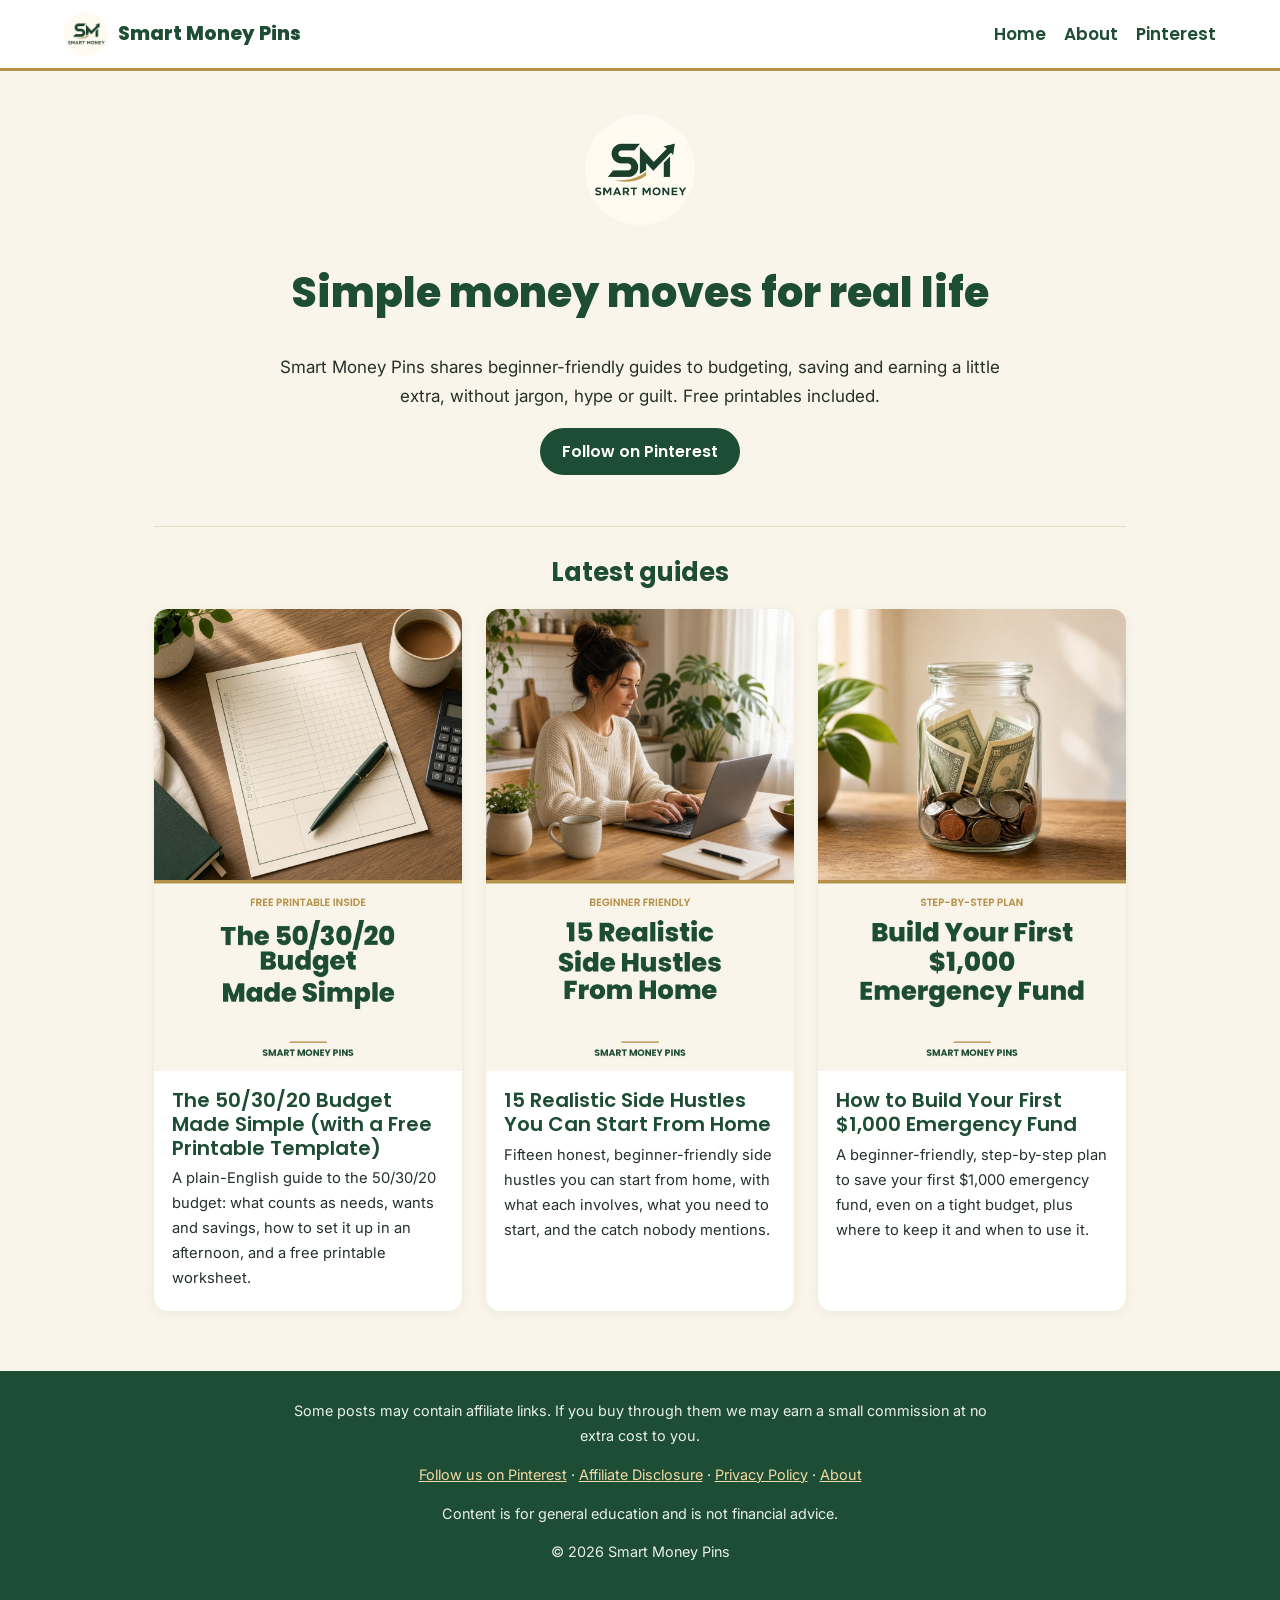
<file: index.html>
<!doctype html><html lang="en"><head><meta charset="utf-8">
<meta name="viewport" content="width=device-width,initial-scale=1">
<title>Simple Money Tips for Real Life | Smart Money Pins</title><meta name="description" content="Beginner-friendly budgeting, saving and side hustle guides with free printables.">
<link rel="canonical" href="https://morpheus1537.github.io/smartmoneypins/"><link rel="icon" href="assets/favicon.png">
<meta property="og:type" content="website"><meta property="og:site_name" content="Smart Money Pins">
<meta property="og:title" content="Simple Money Tips for Real Life"><meta property="og:description" content="Beginner-friendly budgeting, saving and side hustle guides with free printables.">
<meta property="og:url" content="https://morpheus1537.github.io/smartmoneypins/"><meta property="og:image" content="https://morpheus1537.github.io/smartmoneypins/assets/logo.jpg">
<meta name="twitter:card" content="summary_large_image"><link rel="preconnect" href="https://fonts.googleapis.com"><link rel="preconnect" href="https://fonts.gstatic.com" crossorigin><link href="https://fonts.googleapis.com/css2?family=Poppins:wght@600;700;800&family=Inter:wght@400;600&display=swap" rel="stylesheet">
<link rel="stylesheet" href="assets/style.css">
<script async defer data-pin-hover="true" data-pin-tall="true" src="https://assets.pinterest.com/js/pinit.js"></script>
</head><body><header class="site"><a class="brand" href="index.html"><img src="assets/logo.jpg" alt="Smart Money Pins logo" width="44" height="44"><span>Smart Money Pins</span></a>
<nav><a href="index.html">Home</a><a href="about.html">About</a><a href="https://www.pinterest.com/smartmoneypinsco/" target="_blank" rel="noopener">Pinterest</a></nav></header>
<main><section class="intro"><img src="assets/logo.jpg" alt="" width="110" height="110"><h1>Simple money moves for real life</h1>
<p>Smart Money Pins shares beginner-friendly guides to budgeting, saving and earning a little extra, without jargon, hype or guilt. Free printables included.</p>
<p><a class="btn" href="https://www.pinterest.com/smartmoneypinsco/" target="_blank" rel="noopener">Follow on Pinterest</a></p></section>
<h2 class="sec">Latest guides</h2><div class="grid"><a class="card" href="posts/50-30-20-budget-made-simple.html"><img src="assets/hero-50-30-20.jpg" alt="" loading="lazy" width="1000" height="1500"><div><h3>The 50/30/20 Budget Made Simple (with a Free Printable Template)</h3><p>A plain-English guide to the 50/30/20 budget: what counts as needs, wants and savings, how to set it up in an afternoon, and a free printable worksheet.</p></div></a><a class="card" href="posts/realistic-side-hustles-from-home.html"><img src="assets/hero-side-hustles.jpg" alt="" loading="lazy" width="1000" height="1500"><div><h3>15 Realistic Side Hustles You Can Start From Home</h3><p>Fifteen honest, beginner-friendly side hustles you can start from home, with what each involves, what you need to start, and the catch nobody mentions.</p></div></a><a class="card" href="posts/how-to-build-your-first-1000-emergency-fund.html"><img src="assets/hero-emergency-fund.jpg" alt="" loading="lazy" width="1000" height="1500"><div><h3>How to Build Your First $1,000 Emergency Fund</h3><p>A beginner-friendly, step-by-step plan to save your first $1,000 emergency fund, even on a tight budget, plus where to keep it and when to use it.</p></div></a></div></main>
<footer><p class="disc">Some posts may contain affiliate links. If you buy through them we may earn a small commission at no extra cost to you.</p><p><a href="https://www.pinterest.com/smartmoneypinsco/" target="_blank" rel="noopener">Follow us on Pinterest</a> · <a href="affiliate-disclosure.html">Affiliate Disclosure</a> · <a href="privacy.html">Privacy Policy</a> · <a href="about.html">About</a></p>
<p>Content is for general education and is not financial advice.</p><p>&copy; 2026 Smart Money Pins</p></footer></body></html>
</file>
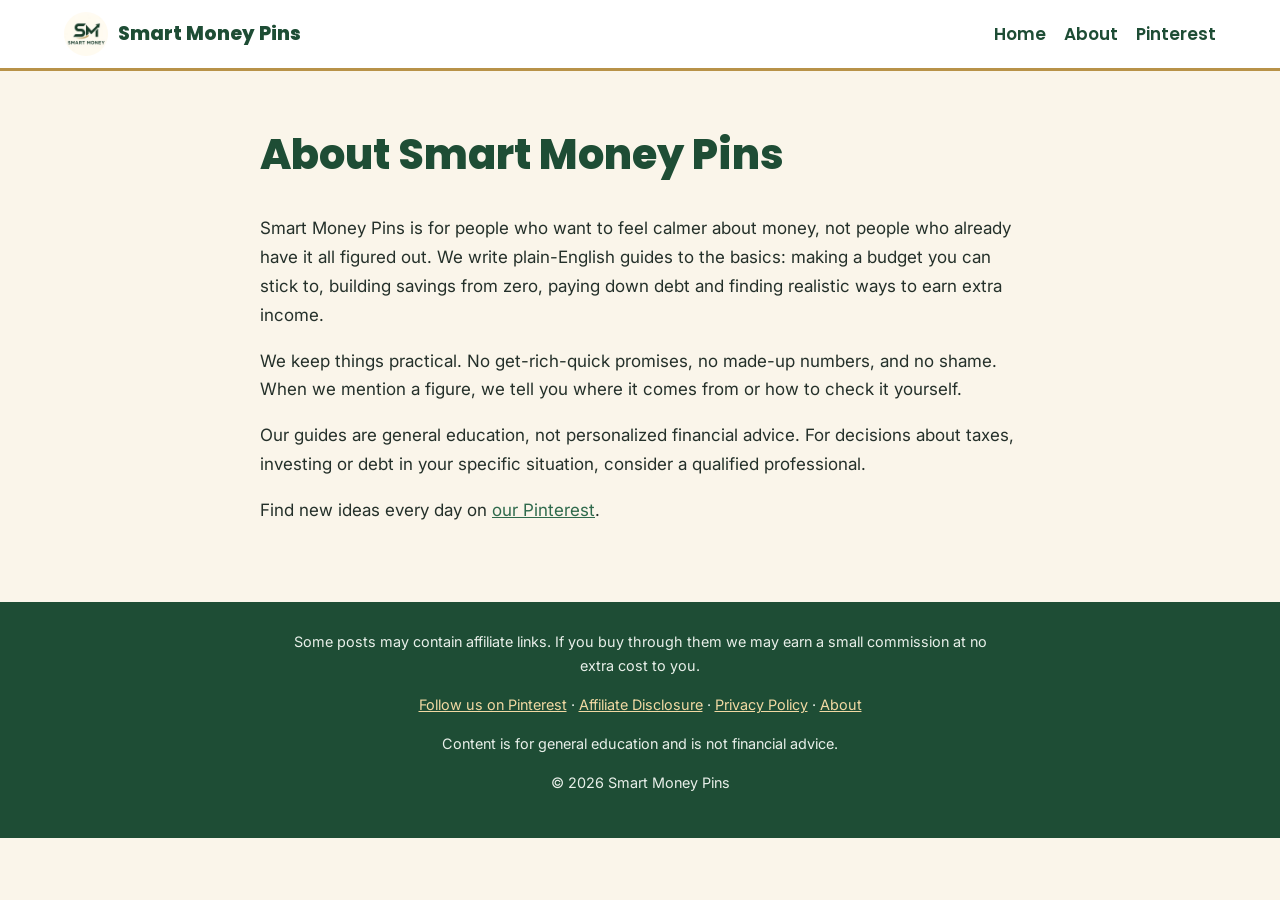
<file: about.html>
<!doctype html><html lang="en"><head><meta charset="utf-8">
<meta name="viewport" content="width=device-width,initial-scale=1">
<title>About | Smart Money Pins</title><meta name="description" content="About Smart Money Pins.">
<link rel="canonical" href="https://morpheus1537.github.io/smartmoneypins/about.html"><link rel="icon" href="assets/favicon.png">
<meta property="og:type" content="website"><meta property="og:site_name" content="Smart Money Pins">
<meta property="og:title" content="About"><meta property="og:description" content="About Smart Money Pins.">
<meta property="og:url" content="https://morpheus1537.github.io/smartmoneypins/about.html"><meta property="og:image" content="https://morpheus1537.github.io/smartmoneypins/assets/logo.jpg">
<meta name="twitter:card" content="summary_large_image"><link rel="preconnect" href="https://fonts.googleapis.com"><link rel="preconnect" href="https://fonts.gstatic.com" crossorigin><link href="https://fonts.googleapis.com/css2?family=Poppins:wght@600;700;800&family=Inter:wght@400;600&display=swap" rel="stylesheet">
<link rel="stylesheet" href="assets/style.css">
<script async defer data-pin-hover="true" data-pin-tall="true" src="https://assets.pinterest.com/js/pinit.js"></script>
</head><body><header class="site"><a class="brand" href="index.html"><img src="assets/logo.jpg" alt="Smart Money Pins logo" width="44" height="44"><span>Smart Money Pins</span></a>
<nav><a href="index.html">Home</a><a href="about.html">About</a><a href="https://www.pinterest.com/smartmoneypinsco/" target="_blank" rel="noopener">Pinterest</a></nav></header>
<main><article class="post"><h1>About Smart Money Pins</h1>
<p>Smart Money Pins is for people who want to feel calmer about money, not people who already have it all figured out. We write plain-English guides to the basics: making a budget you can stick to, building savings from zero, paying down debt and finding realistic ways to earn extra income.</p>
<p>We keep things practical. No get-rich-quick promises, no made-up numbers, and no shame. When we mention a figure, we tell you where it comes from or how to check it yourself.</p>
<p>Our guides are general education, not personalized financial advice. For decisions about taxes, investing or debt in your specific situation, consider a qualified professional.</p>
<p>Find new ideas every day on <a href="https://www.pinterest.com/smartmoneypinsco/" target="_blank" rel="noopener">our Pinterest</a>.</p></article></main>
<footer><p class="disc">Some posts may contain affiliate links. If you buy through them we may earn a small commission at no extra cost to you.</p><p><a href="https://www.pinterest.com/smartmoneypinsco/" target="_blank" rel="noopener">Follow us on Pinterest</a> · <a href="affiliate-disclosure.html">Affiliate Disclosure</a> · <a href="privacy.html">Privacy Policy</a> · <a href="about.html">About</a></p>
<p>Content is for general education and is not financial advice.</p><p>&copy; 2026 Smart Money Pins</p></footer></body></html>
</file>
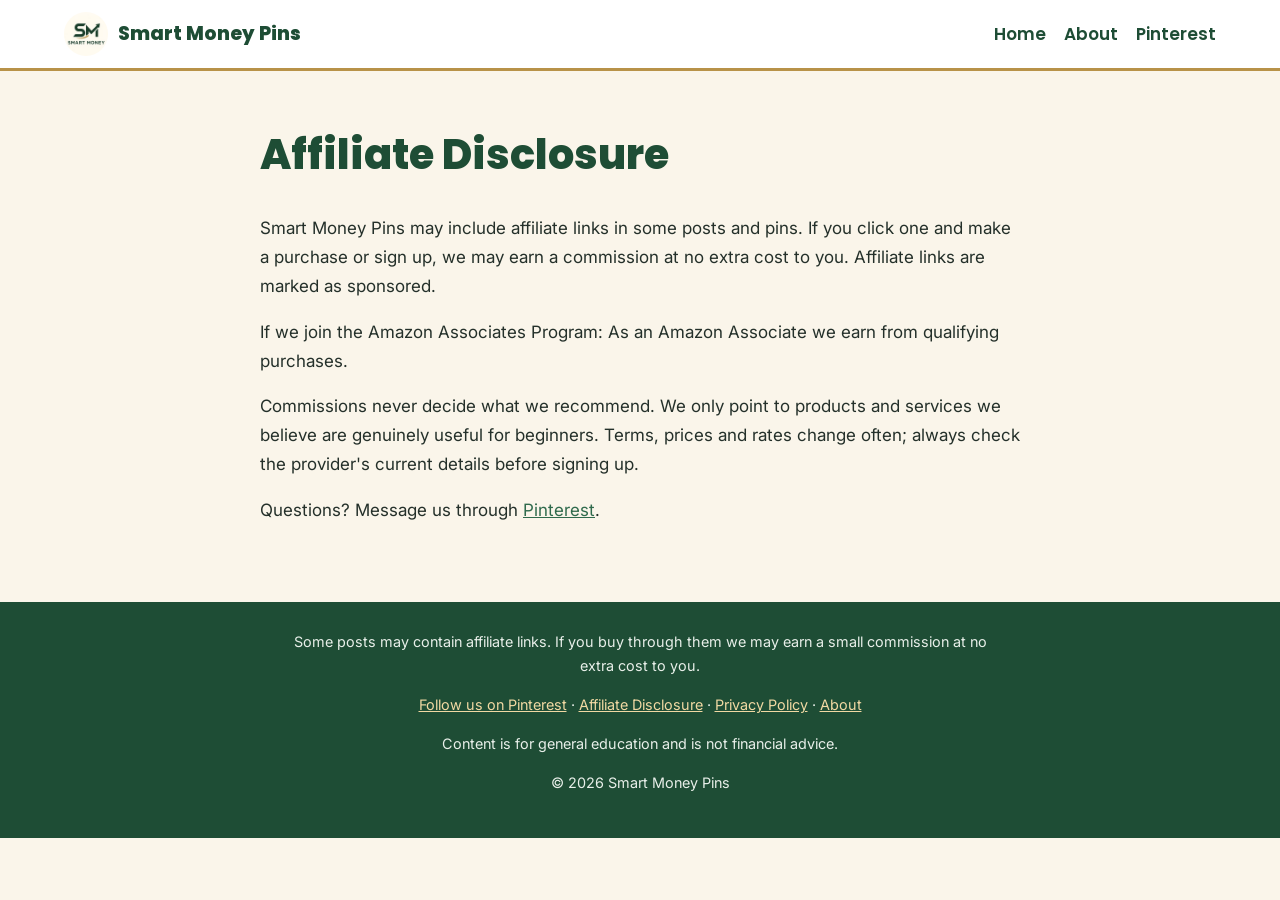
<file: affiliate-disclosure.html>
<!doctype html><html lang="en"><head><meta charset="utf-8">
<meta name="viewport" content="width=device-width,initial-scale=1">
<title>Affiliate Disclosure | Smart Money Pins</title><meta name="description" content="How Smart Money Pins earns money.">
<link rel="canonical" href="https://morpheus1537.github.io/smartmoneypins/affiliate-disclosure.html"><link rel="icon" href="assets/favicon.png">
<meta property="og:type" content="website"><meta property="og:site_name" content="Smart Money Pins">
<meta property="og:title" content="Affiliate Disclosure"><meta property="og:description" content="How Smart Money Pins earns money.">
<meta property="og:url" content="https://morpheus1537.github.io/smartmoneypins/affiliate-disclosure.html"><meta property="og:image" content="https://morpheus1537.github.io/smartmoneypins/assets/logo.jpg">
<meta name="twitter:card" content="summary_large_image"><link rel="preconnect" href="https://fonts.googleapis.com"><link rel="preconnect" href="https://fonts.gstatic.com" crossorigin><link href="https://fonts.googleapis.com/css2?family=Poppins:wght@600;700;800&family=Inter:wght@400;600&display=swap" rel="stylesheet">
<link rel="stylesheet" href="assets/style.css">
<script async defer data-pin-hover="true" data-pin-tall="true" src="https://assets.pinterest.com/js/pinit.js"></script>
</head><body><header class="site"><a class="brand" href="index.html"><img src="assets/logo.jpg" alt="Smart Money Pins logo" width="44" height="44"><span>Smart Money Pins</span></a>
<nav><a href="index.html">Home</a><a href="about.html">About</a><a href="https://www.pinterest.com/smartmoneypinsco/" target="_blank" rel="noopener">Pinterest</a></nav></header>
<main><article class="post"><h1>Affiliate Disclosure</h1>
<p>Smart Money Pins may include affiliate links in some posts and pins. If you click one and make a purchase or sign up, we may earn a commission at no extra cost to you. Affiliate links are marked as sponsored.</p>
<p>If we join the Amazon Associates Program: As an Amazon Associate we earn from qualifying purchases.</p>
<p>Commissions never decide what we recommend. We only point to products and services we believe are genuinely useful for beginners. Terms, prices and rates change often; always check the provider's current details before signing up.</p>
<p>Questions? Message us through <a href="https://www.pinterest.com/smartmoneypinsco/" target="_blank" rel="noopener">Pinterest</a>.</p></article></main>
<footer><p class="disc">Some posts may contain affiliate links. If you buy through them we may earn a small commission at no extra cost to you.</p><p><a href="https://www.pinterest.com/smartmoneypinsco/" target="_blank" rel="noopener">Follow us on Pinterest</a> · <a href="affiliate-disclosure.html">Affiliate Disclosure</a> · <a href="privacy.html">Privacy Policy</a> · <a href="about.html">About</a></p>
<p>Content is for general education and is not financial advice.</p><p>&copy; 2026 Smart Money Pins</p></footer></body></html>
</file>
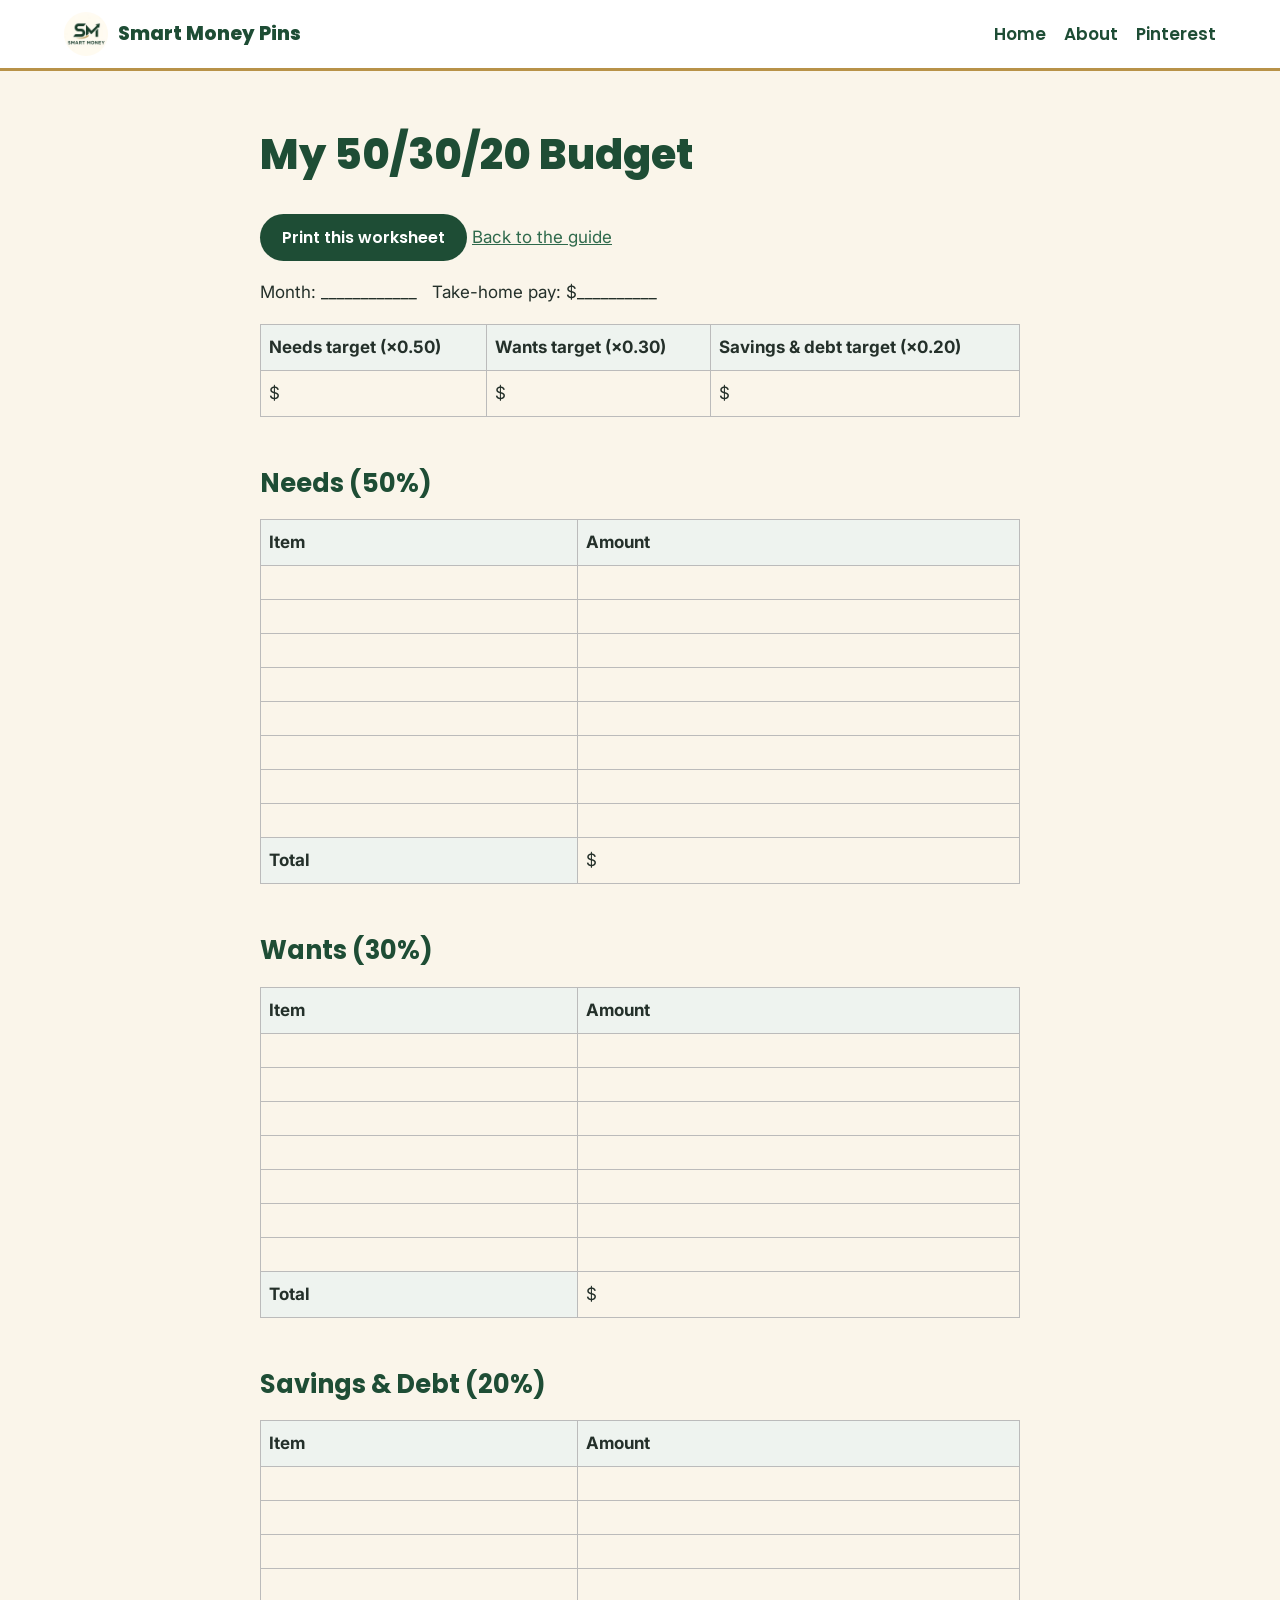
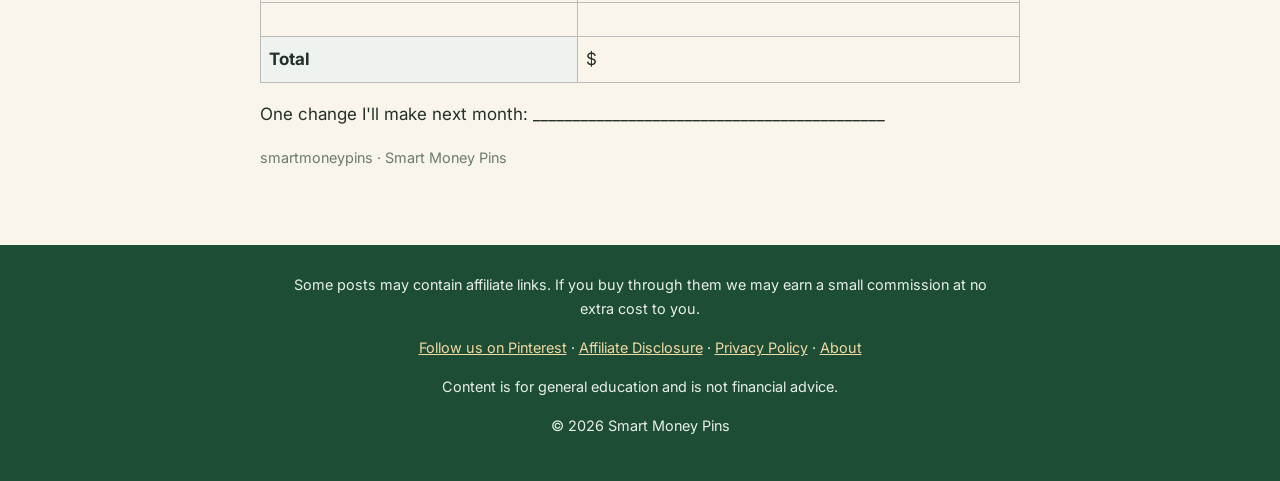
<file: printable-50-30-20.html>
<!doctype html><html lang="en"><head><meta charset="utf-8">
<meta name="viewport" content="width=device-width,initial-scale=1">
<title>Free 50/30/20 Budget Printable | Smart Money Pins</title><meta name="description" content="A free one-page 50/30/20 budget worksheet to print or fill in.">
<link rel="canonical" href="https://morpheus1537.github.io/smartmoneypins/printable-50-30-20.html"><link rel="icon" href="assets/favicon.png">
<meta property="og:type" content="website"><meta property="og:site_name" content="Smart Money Pins">
<meta property="og:title" content="Free 50/30/20 Budget Printable"><meta property="og:description" content="A free one-page 50/30/20 budget worksheet to print or fill in.">
<meta property="og:url" content="https://morpheus1537.github.io/smartmoneypins/printable-50-30-20.html"><meta property="og:image" content="https://morpheus1537.github.io/smartmoneypins/assets/logo.jpg">
<meta name="twitter:card" content="summary_large_image"><link rel="preconnect" href="https://fonts.googleapis.com"><link rel="preconnect" href="https://fonts.gstatic.com" crossorigin><link href="https://fonts.googleapis.com/css2?family=Poppins:wght@600;700;800&family=Inter:wght@400;600&display=swap" rel="stylesheet">
<link rel="stylesheet" href="assets/style.css">
<script async defer data-pin-hover="true" data-pin-tall="true" src="https://assets.pinterest.com/js/pinit.js"></script>
</head><body><header class="site"><a class="brand" href="index.html"><img src="assets/logo.jpg" alt="Smart Money Pins logo" width="44" height="44"><span>Smart Money Pins</span></a>
<nav><a href="index.html">Home</a><a href="about.html">About</a><a href="https://www.pinterest.com/smartmoneypinsco/" target="_blank" rel="noopener">Pinterest</a></nav></header>
<main><article class="post printable"><h1>My 50/30/20 Budget</h1>
<p class="noprint"><button class="btn" onclick="window.print()">Print this worksheet</button> <a href="posts/50-30-20-budget-made-simple.html">Back to the guide</a></p>
<p>Month: ____________ &nbsp; Take-home pay: $__________</p>
<table class="ws"><tr><th>Needs target (×0.50)</th><th>Wants target (×0.30)</th><th>Savings &amp; debt target (×0.20)</th></tr><tr><td>$</td><td>$</td><td>$</td></tr></table>
<h2>Needs (50%)</h2><table class="ws"><tr><th>Item</th><th>Amount</th></tr><tr><td></td><td></td></tr><tr><td></td><td></td></tr><tr><td></td><td></td></tr><tr><td></td><td></td></tr><tr><td></td><td></td></tr><tr><td></td><td></td></tr><tr><td></td><td></td></tr><tr><td></td><td></td></tr><tr><th>Total</th><td>$</td></tr></table>
<h2>Wants (30%)</h2><table class="ws"><tr><th>Item</th><th>Amount</th></tr><tr><td></td><td></td></tr><tr><td></td><td></td></tr><tr><td></td><td></td></tr><tr><td></td><td></td></tr><tr><td></td><td></td></tr><tr><td></td><td></td></tr><tr><td></td><td></td></tr><tr><th>Total</th><td>$</td></tr></table>
<h2>Savings &amp; Debt (20%)</h2><table class="ws"><tr><th>Item</th><th>Amount</th></tr><tr><td></td><td></td></tr><tr><td></td><td></td></tr><tr><td></td><td></td></tr><tr><td></td><td></td></tr><tr><td></td><td></td></tr><tr><th>Total</th><td>$</td></tr></table>
<p>One change I'll make next month: ____________________________________________</p><p class="meta">smartmoneypins · Smart Money Pins</p></article></main>
<footer><p class="disc">Some posts may contain affiliate links. If you buy through them we may earn a small commission at no extra cost to you.</p><p><a href="https://www.pinterest.com/smartmoneypinsco/" target="_blank" rel="noopener">Follow us on Pinterest</a> · <a href="affiliate-disclosure.html">Affiliate Disclosure</a> · <a href="privacy.html">Privacy Policy</a> · <a href="about.html">About</a></p>
<p>Content is for general education and is not financial advice.</p><p>&copy; 2026 Smart Money Pins</p></footer></body></html>
</file>
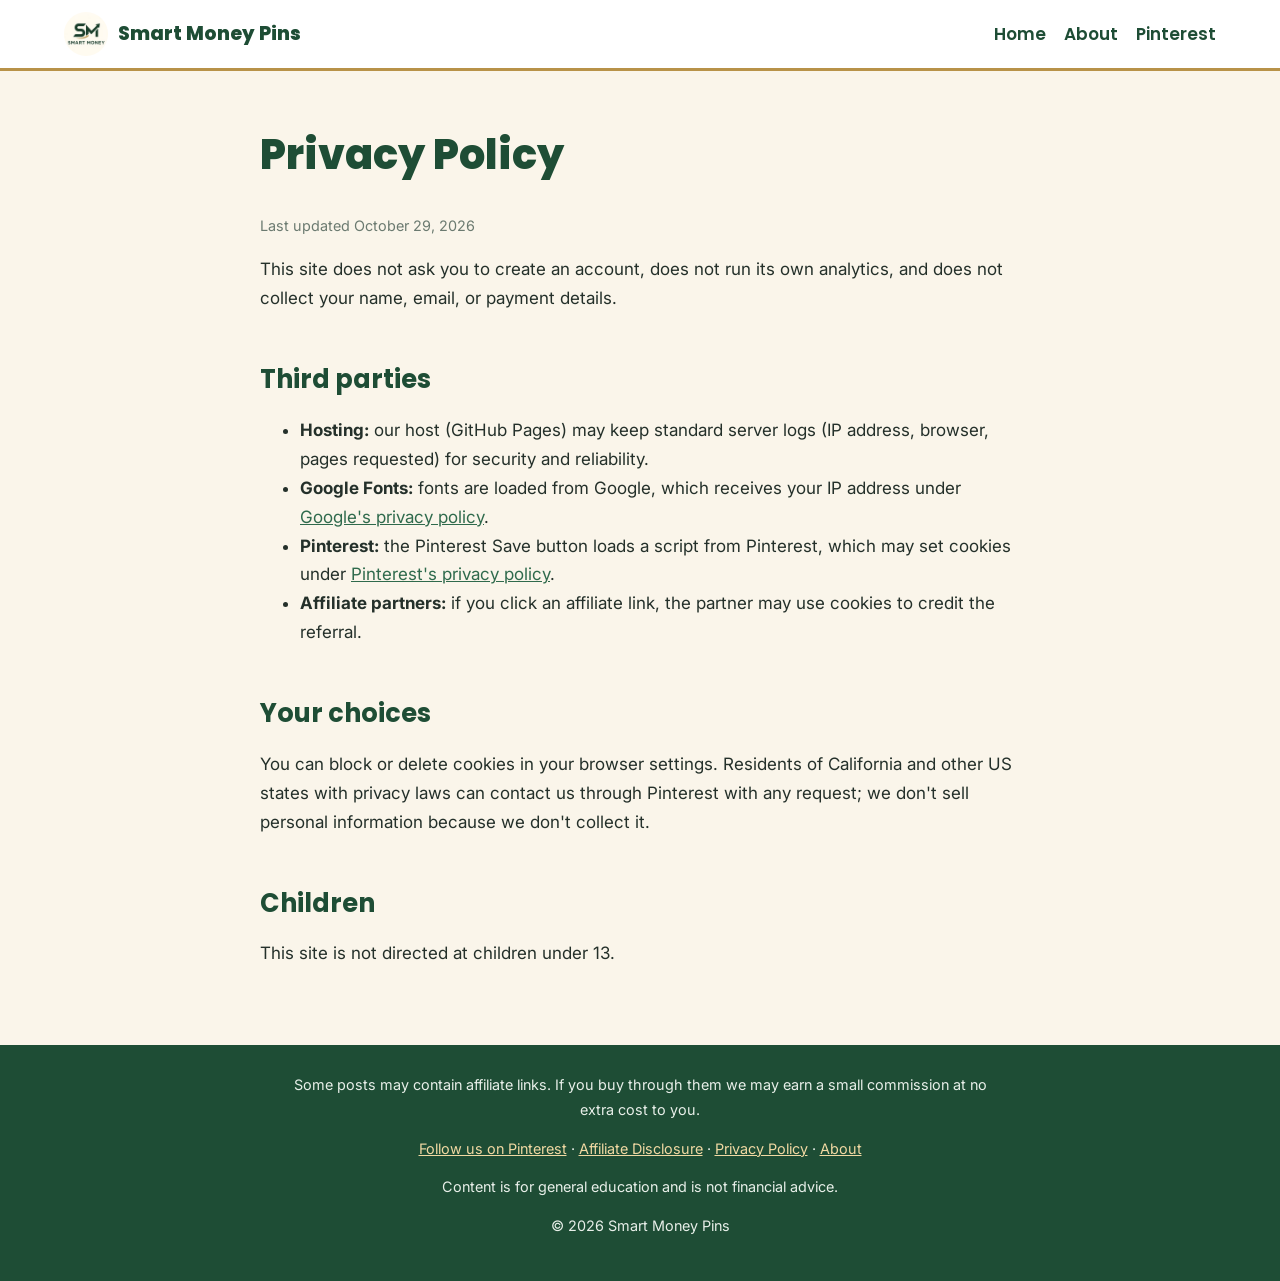
<file: privacy.html>
<!doctype html><html lang="en"><head><meta charset="utf-8">
<meta name="viewport" content="width=device-width,initial-scale=1">
<title>Privacy Policy | Smart Money Pins</title><meta name="description" content="Privacy policy for Smart Money Pins.">
<link rel="canonical" href="https://morpheus1537.github.io/smartmoneypins/privacy.html"><link rel="icon" href="assets/favicon.png">
<meta property="og:type" content="website"><meta property="og:site_name" content="Smart Money Pins">
<meta property="og:title" content="Privacy Policy"><meta property="og:description" content="Privacy policy for Smart Money Pins.">
<meta property="og:url" content="https://morpheus1537.github.io/smartmoneypins/privacy.html"><meta property="og:image" content="https://morpheus1537.github.io/smartmoneypins/assets/logo.jpg">
<meta name="twitter:card" content="summary_large_image"><link rel="preconnect" href="https://fonts.googleapis.com"><link rel="preconnect" href="https://fonts.gstatic.com" crossorigin><link href="https://fonts.googleapis.com/css2?family=Poppins:wght@600;700;800&family=Inter:wght@400;600&display=swap" rel="stylesheet">
<link rel="stylesheet" href="assets/style.css">
<script async defer data-pin-hover="true" data-pin-tall="true" src="https://assets.pinterest.com/js/pinit.js"></script>
</head><body><header class="site"><a class="brand" href="index.html"><img src="assets/logo.jpg" alt="Smart Money Pins logo" width="44" height="44"><span>Smart Money Pins</span></a>
<nav><a href="index.html">Home</a><a href="about.html">About</a><a href="https://www.pinterest.com/smartmoneypinsco/" target="_blank" rel="noopener">Pinterest</a></nav></header>
<main><article class="post"><h1>Privacy Policy</h1><p class="meta">Last updated October 29, 2026</p>
<p>This site does not ask you to create an account, does not run its own analytics, and does not collect your name, email, or payment details.</p>
<h2>Third parties</h2><ul><li><strong>Hosting:</strong> our host (GitHub Pages) may keep standard server logs (IP address, browser, pages requested) for security and reliability.</li>
<li><strong>Google Fonts:</strong> fonts are loaded from Google, which receives your IP address under <a href="https://policies.google.com/privacy" target="_blank" rel="noopener">Google's privacy policy</a>.</li>
<li><strong>Pinterest:</strong> the Pinterest Save button loads a script from Pinterest, which may set cookies under <a href="https://policy.pinterest.com/privacy-policy" target="_blank" rel="noopener">Pinterest's privacy policy</a>.</li>
<li><strong>Affiliate partners:</strong> if you click an affiliate link, the partner may use cookies to credit the referral.</li></ul>
<h2>Your choices</h2><p>You can block or delete cookies in your browser settings. Residents of California and other US states with privacy laws can contact us through Pinterest with any request; we don't sell personal information because we don't collect it.</p>
<h2>Children</h2><p>This site is not directed at children under 13.</p></article></main>
<footer><p class="disc">Some posts may contain affiliate links. If you buy through them we may earn a small commission at no extra cost to you.</p><p><a href="https://www.pinterest.com/smartmoneypinsco/" target="_blank" rel="noopener">Follow us on Pinterest</a> · <a href="affiliate-disclosure.html">Affiliate Disclosure</a> · <a href="privacy.html">Privacy Policy</a> · <a href="about.html">About</a></p>
<p>Content is for general education and is not financial advice.</p><p>&copy; 2026 Smart Money Pins</p></footer></body></html>
</file>
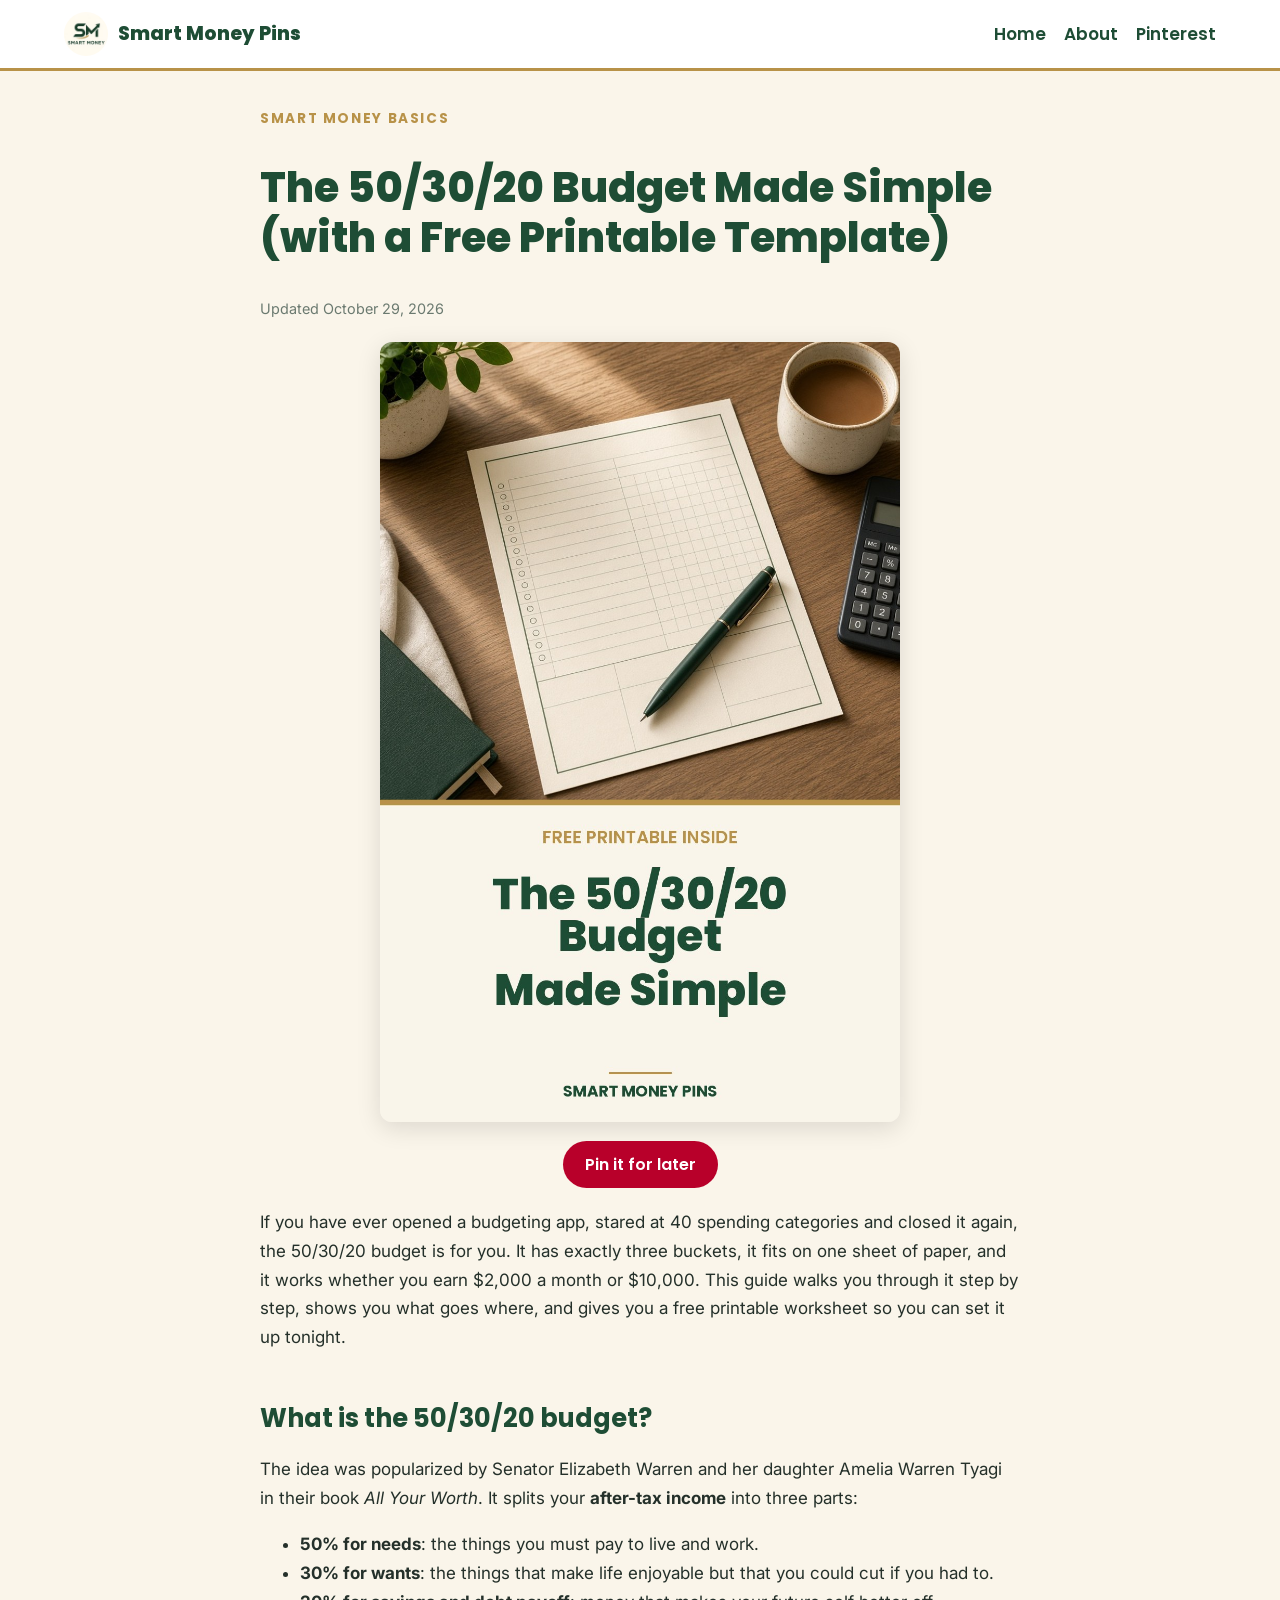
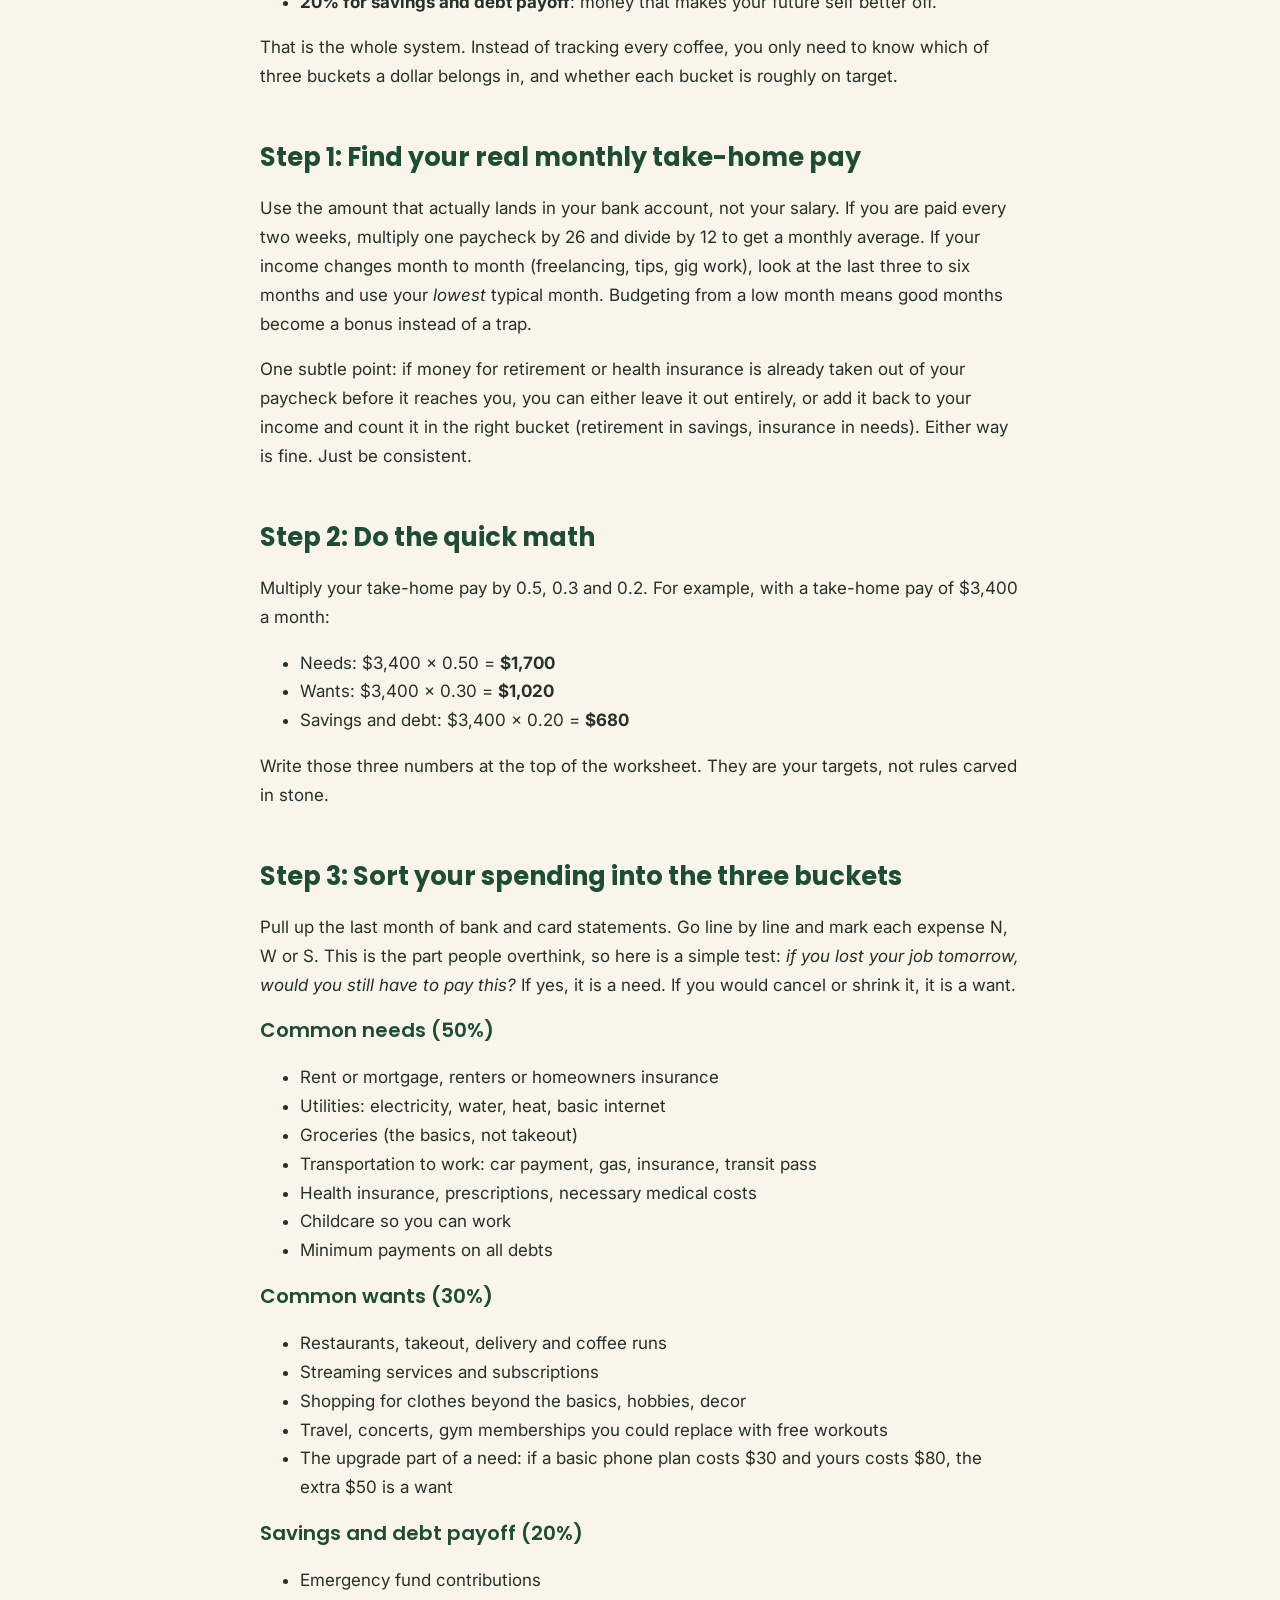
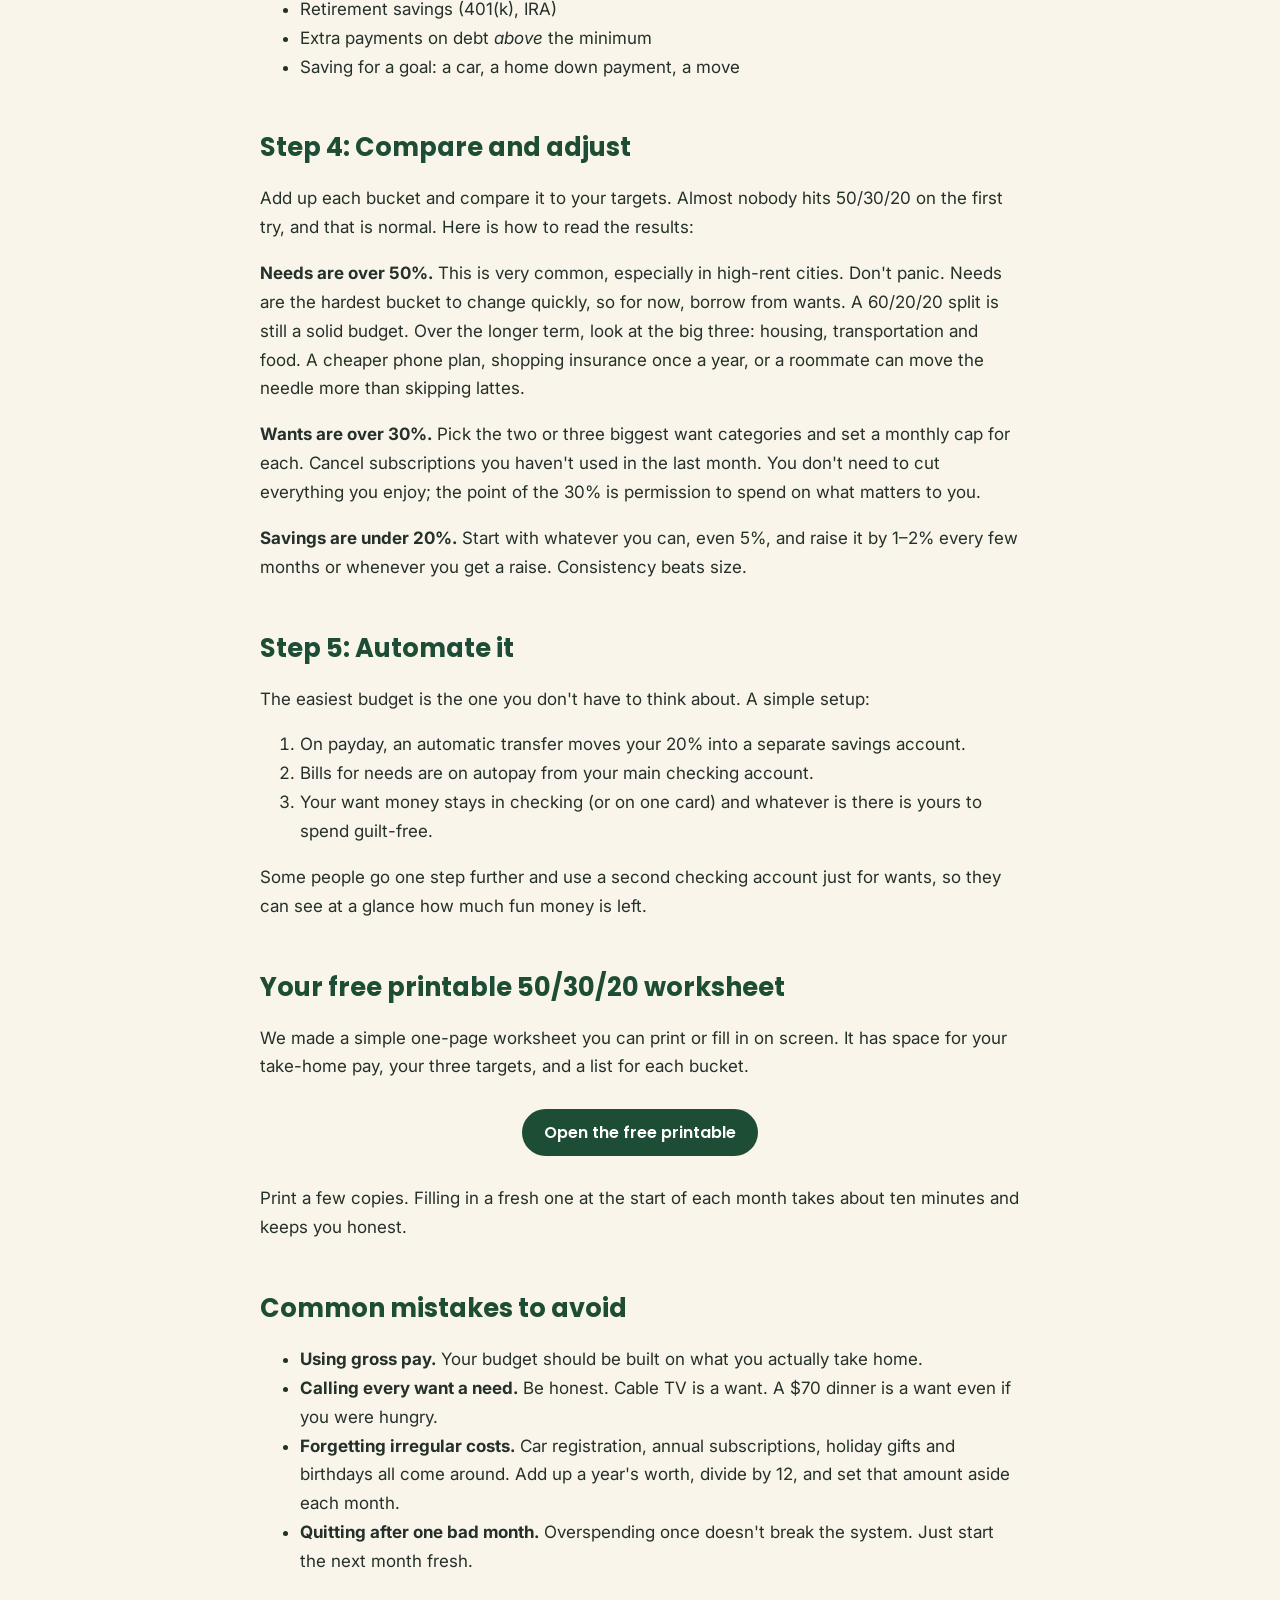
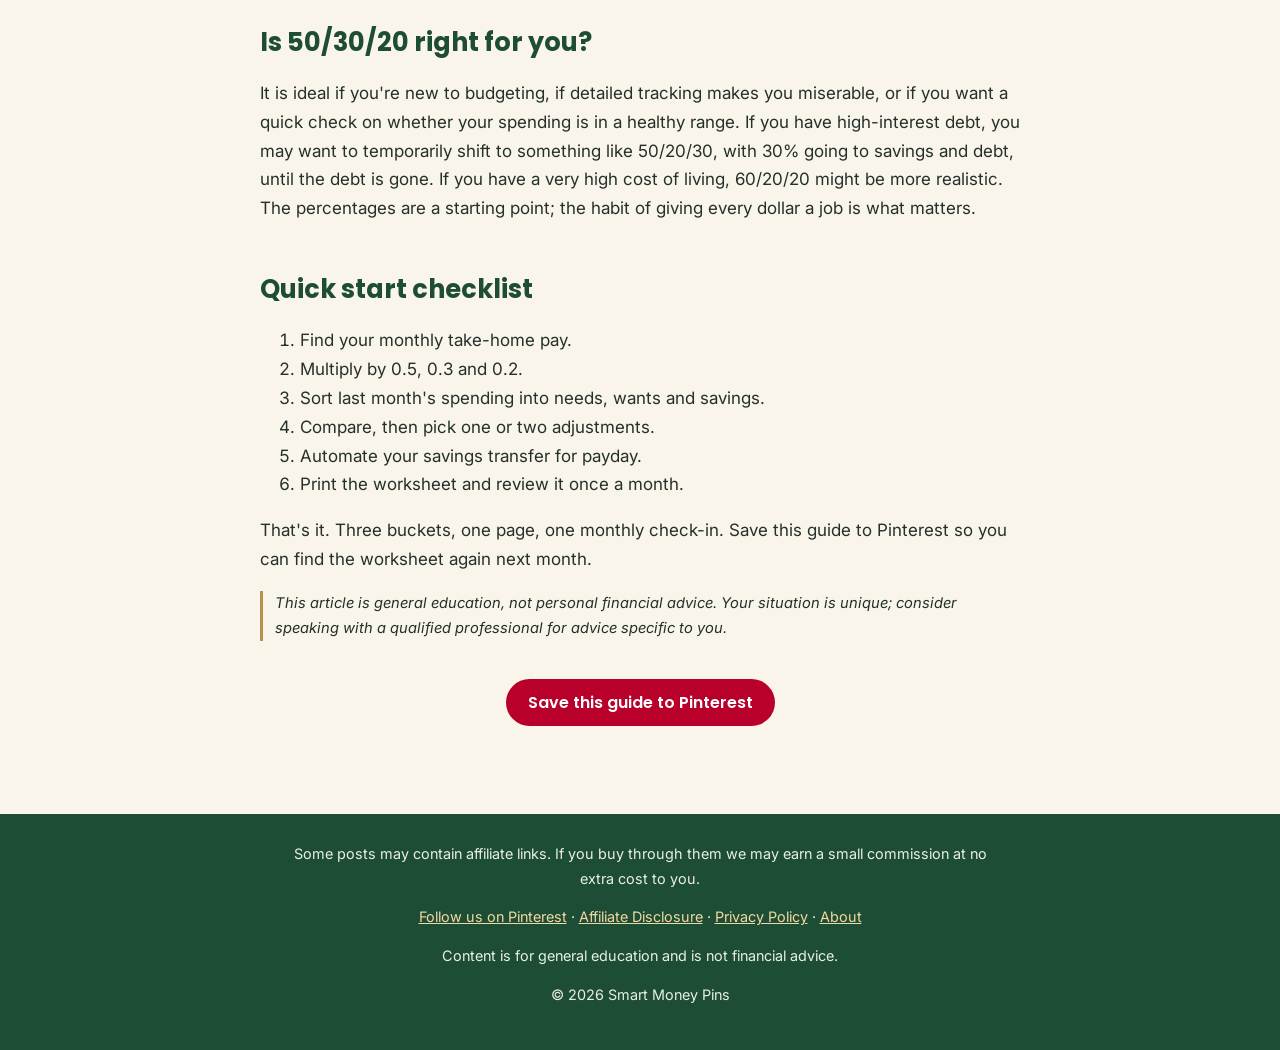
<file: posts/50-30-20-budget-made-simple.html>
<!doctype html><html lang="en"><head><meta charset="utf-8">
<meta name="viewport" content="width=device-width,initial-scale=1">
<title>The 50/30/20 Budget Made Simple (with a Free Printable Template) | Smart Money Pins</title><meta name="description" content="A plain-English guide to the 50/30/20 budget: what counts as needs, wants and savings, how to set it up in an afternoon, and a free printable worksheet.">
<link rel="canonical" href="https://morpheus1537.github.io/smartmoneypins/posts/50-30-20-budget-made-simple.html"><link rel="icon" href="../assets/favicon.png">
<meta property="og:type" content="article"><meta property="og:site_name" content="Smart Money Pins">
<meta property="og:title" content="The 50/30/20 Budget Made Simple (with a Free Printable Template)"><meta property="og:description" content="A plain-English guide to the 50/30/20 budget: what counts as needs, wants and savings, how to set it up in an afternoon, and a free printable worksheet.">
<meta property="og:url" content="https://morpheus1537.github.io/smartmoneypins/posts/50-30-20-budget-made-simple.html"><meta property="og:image" content="https://morpheus1537.github.io/smartmoneypins/assets/hero-50-30-20.jpg">
<meta name="twitter:card" content="summary_large_image"><link rel="preconnect" href="https://fonts.googleapis.com"><link rel="preconnect" href="https://fonts.gstatic.com" crossorigin><link href="https://fonts.googleapis.com/css2?family=Poppins:wght@600;700;800&family=Inter:wght@400;600&display=swap" rel="stylesheet">
<link rel="stylesheet" href="../assets/style.css">
<script async defer data-pin-hover="true" data-pin-tall="true" src="https://assets.pinterest.com/js/pinit.js"></script>
</head><body><header class="site"><a class="brand" href="../index.html"><img src="../assets/logo.jpg" alt="Smart Money Pins logo" width="44" height="44"><span>Smart Money Pins</span></a>
<nav><a href="../index.html">Home</a><a href="../about.html">About</a><a href="https://www.pinterest.com/smartmoneypinsco/" target="_blank" rel="noopener">Pinterest</a></nav></header>
<main><article class="post"><p class="kicker">Smart Money Basics</p><h1>The 50/30/20 Budget Made Simple (with a Free Printable Template)</h1><p class="meta">Updated October 29, 2026</p>
<figure class="pinwrap"><img class="hero" src="../assets/hero-50-30-20.jpg" alt="The 50/30/20 Budget Made Simple (with a Free Printable Template)" width="1000" height="1500" data-pin-description="The 50/30/20 Budget Made Simple (with a Free Printable Template) | Smart Money Pins" data-pin-url="https://morpheus1537.github.io/smartmoneypins/posts/50-30-20-budget-made-simple.html">
<figcaption><a class="btn pin" href="https://www.pinterest.com/pin/create/button/?url=https://morpheus1537.github.io/smartmoneypins/posts/50-30-20-budget-made-simple.html&amp;media=https://morpheus1537.github.io/smartmoneypins/assets/hero-50-30-20.jpg&amp;description=The 50/30/20 Budget Made Simple (with a Free Printable Template)" target="_blank" rel="noopener">Pin it for later</a></figcaption></figure>

<p>If you have ever opened a budgeting app, stared at 40 spending categories and closed it again, the 50/30/20 budget is for you. It has exactly three buckets, it fits on one sheet of paper, and it works whether you earn $2,000 a month or $10,000. This guide walks you through it step by step, shows you what goes where, and gives you a free printable worksheet so you can set it up tonight.</p>

<h2>What is the 50/30/20 budget?</h2>
<p>The idea was popularized by Senator Elizabeth Warren and her daughter Amelia Warren Tyagi in their book <em>All Your Worth</em>. It splits your <strong>after-tax income</strong> into three parts:</p>
<ul>
<li><strong>50% for needs</strong>: the things you must pay to live and work.</li>
<li><strong>30% for wants</strong>: the things that make life enjoyable but that you could cut if you had to.</li>
<li><strong>20% for savings and debt payoff</strong>: money that makes your future self better off.</li>
</ul>
<p>That is the whole system. Instead of tracking every coffee, you only need to know which of three buckets a dollar belongs in, and whether each bucket is roughly on target.</p>

<h2>Step 1: Find your real monthly take-home pay</h2>
<p>Use the amount that actually lands in your bank account, not your salary. If you are paid every two weeks, multiply one paycheck by 26 and divide by 12 to get a monthly average. If your income changes month to month (freelancing, tips, gig work), look at the last three to six months and use your <em>lowest</em> typical month. Budgeting from a low month means good months become a bonus instead of a trap.</p>
<p>One subtle point: if money for retirement or health insurance is already taken out of your paycheck before it reaches you, you can either leave it out entirely, or add it back to your income and count it in the right bucket (retirement in savings, insurance in needs). Either way is fine. Just be consistent.</p>

<h2>Step 2: Do the quick math</h2>
<p>Multiply your take-home pay by 0.5, 0.3 and 0.2. For example, with a take-home pay of $3,400 a month:</p>
<ul>
<li>Needs: $3,400 × 0.50 = <strong>$1,700</strong></li>
<li>Wants: $3,400 × 0.30 = <strong>$1,020</strong></li>
<li>Savings and debt: $3,400 × 0.20 = <strong>$680</strong></li>
</ul>
<p>Write those three numbers at the top of the worksheet. They are your targets, not rules carved in stone.</p>

<h2>Step 3: Sort your spending into the three buckets</h2>
<p>Pull up the last month of bank and card statements. Go line by line and mark each expense N, W or S. This is the part people overthink, so here is a simple test: <em>if you lost your job tomorrow, would you still have to pay this?</em> If yes, it is a need. If you would cancel or shrink it, it is a want.</p>
<h3>Common needs (50%)</h3>
<ul>
<li>Rent or mortgage, renters or homeowners insurance</li>
<li>Utilities: electricity, water, heat, basic internet</li>
<li>Groceries (the basics, not takeout)</li>
<li>Transportation to work: car payment, gas, insurance, transit pass</li>
<li>Health insurance, prescriptions, necessary medical costs</li>
<li>Childcare so you can work</li>
<li>Minimum payments on all debts</li>
</ul>
<h3>Common wants (30%)</h3>
<ul>
<li>Restaurants, takeout, delivery and coffee runs</li>
<li>Streaming services and subscriptions</li>
<li>Shopping for clothes beyond the basics, hobbies, decor</li>
<li>Travel, concerts, gym memberships you could replace with free workouts</li>
<li>The upgrade part of a need: if a basic phone plan costs $30 and yours costs $80, the extra $50 is a want</li>
</ul>
<h3>Savings and debt payoff (20%)</h3>
<ul>
<li>Emergency fund contributions</li>
<li>Retirement savings (401(k), IRA)</li>
<li>Extra payments on debt <em>above</em> the minimum</li>
<li>Saving for a goal: a car, a home down payment, a move</li>
</ul>

<h2>Step 4: Compare and adjust</h2>
<p>Add up each bucket and compare it to your targets. Almost nobody hits 50/30/20 on the first try, and that is normal. Here is how to read the results:</p>
<p><strong>Needs are over 50%.</strong> This is very common, especially in high-rent cities. Don't panic. Needs are the hardest bucket to change quickly, so for now, borrow from wants. A 60/20/20 split is still a solid budget. Over the longer term, look at the big three: housing, transportation and food. A cheaper phone plan, shopping insurance once a year, or a roommate can move the needle more than skipping lattes.</p>
<p><strong>Wants are over 30%.</strong> Pick the two or three biggest want categories and set a monthly cap for each. Cancel subscriptions you haven't used in the last month. You don't need to cut everything you enjoy; the point of the 30% is permission to spend on what matters to you.</p>
<p><strong>Savings are under 20%.</strong> Start with whatever you can, even 5%, and raise it by 1–2% every few months or whenever you get a raise. Consistency beats size.</p>

<h2>Step 5: Automate it</h2>
<p>The easiest budget is the one you don't have to think about. A simple setup:</p>
<ol>
<li>On payday, an automatic transfer moves your 20% into a separate savings account.</li>
<li>Bills for needs are on autopay from your main checking account.</li>
<li>Your want money stays in checking (or on one card) and whatever is there is yours to spend guilt-free.</li>
</ol>
<p>Some people go one step further and use a second checking account just for wants, so they can see at a glance how much fun money is left.</p>

<h2>Your free printable 50/30/20 worksheet</h2>
<p>We made a simple one-page worksheet you can print or fill in on screen. It has space for your take-home pay, your three targets, and a list for each bucket.</p>
<p class="cta"><a class="btn" href="../printable-50-30-20.html" target="_blank" rel="noopener">Open the free printable</a></p>
<p>Print a few copies. Filling in a fresh one at the start of each month takes about ten minutes and keeps you honest.</p>

<h2>Common mistakes to avoid</h2>
<ul>
<li><strong>Using gross pay.</strong> Your budget should be built on what you actually take home.</li>
<li><strong>Calling every want a need.</strong> Be honest. Cable TV is a want. A $70 dinner is a want even if you were hungry.</li>
<li><strong>Forgetting irregular costs.</strong> Car registration, annual subscriptions, holiday gifts and birthdays all come around. Add up a year's worth, divide by 12, and set that amount aside each month.</li>
<li><strong>Quitting after one bad month.</strong> Overspending once doesn't break the system. Just start the next month fresh.</li>
</ul>

<h2>Is 50/30/20 right for you?</h2>
<p>It is ideal if you're new to budgeting, if detailed tracking makes you miserable, or if you want a quick check on whether your spending is in a healthy range. If you have high-interest debt, you may want to temporarily shift to something like 50/20/30, with 30% going to savings and debt, until the debt is gone. If you have a very high cost of living, 60/20/20 might be more realistic. The percentages are a starting point; the habit of giving every dollar a job is what matters.</p>

<h2>Quick start checklist</h2>
<ol>
<li>Find your monthly take-home pay.</li>
<li>Multiply by 0.5, 0.3 and 0.2.</li>
<li>Sort last month's spending into needs, wants and savings.</li>
<li>Compare, then pick one or two adjustments.</li>
<li>Automate your savings transfer for payday.</li>
<li>Print the worksheet and review it once a month.</li>
</ol>
<p>That's it. Three buckets, one page, one monthly check-in. Save this guide to Pinterest so you can find the worksheet again next month.</p>
<p class="note"><em>This article is general education, not personal financial advice. Your situation is unique; consider speaking with a qualified professional for advice specific to you.</em></p>

<p class="pin-cta"><a class="btn pin" href="https://www.pinterest.com/pin/create/button/?url=https://morpheus1537.github.io/smartmoneypins/posts/50-30-20-budget-made-simple.html&amp;media=https://morpheus1537.github.io/smartmoneypins/assets/hero-50-30-20.jpg&amp;description=The 50/30/20 Budget Made Simple (with a Free Printable Template)" target="_blank" rel="noopener">Save this guide to Pinterest</a></p></article></main>
<footer><p class="disc">Some posts may contain affiliate links. If you buy through them we may earn a small commission at no extra cost to you.</p><p><a href="https://www.pinterest.com/smartmoneypinsco/" target="_blank" rel="noopener">Follow us on Pinterest</a> · <a href="../affiliate-disclosure.html">Affiliate Disclosure</a> · <a href="../privacy.html">Privacy Policy</a> · <a href="../about.html">About</a></p>
<p>Content is for general education and is not financial advice.</p><p>&copy; 2026 Smart Money Pins</p></footer></body></html>
</file>
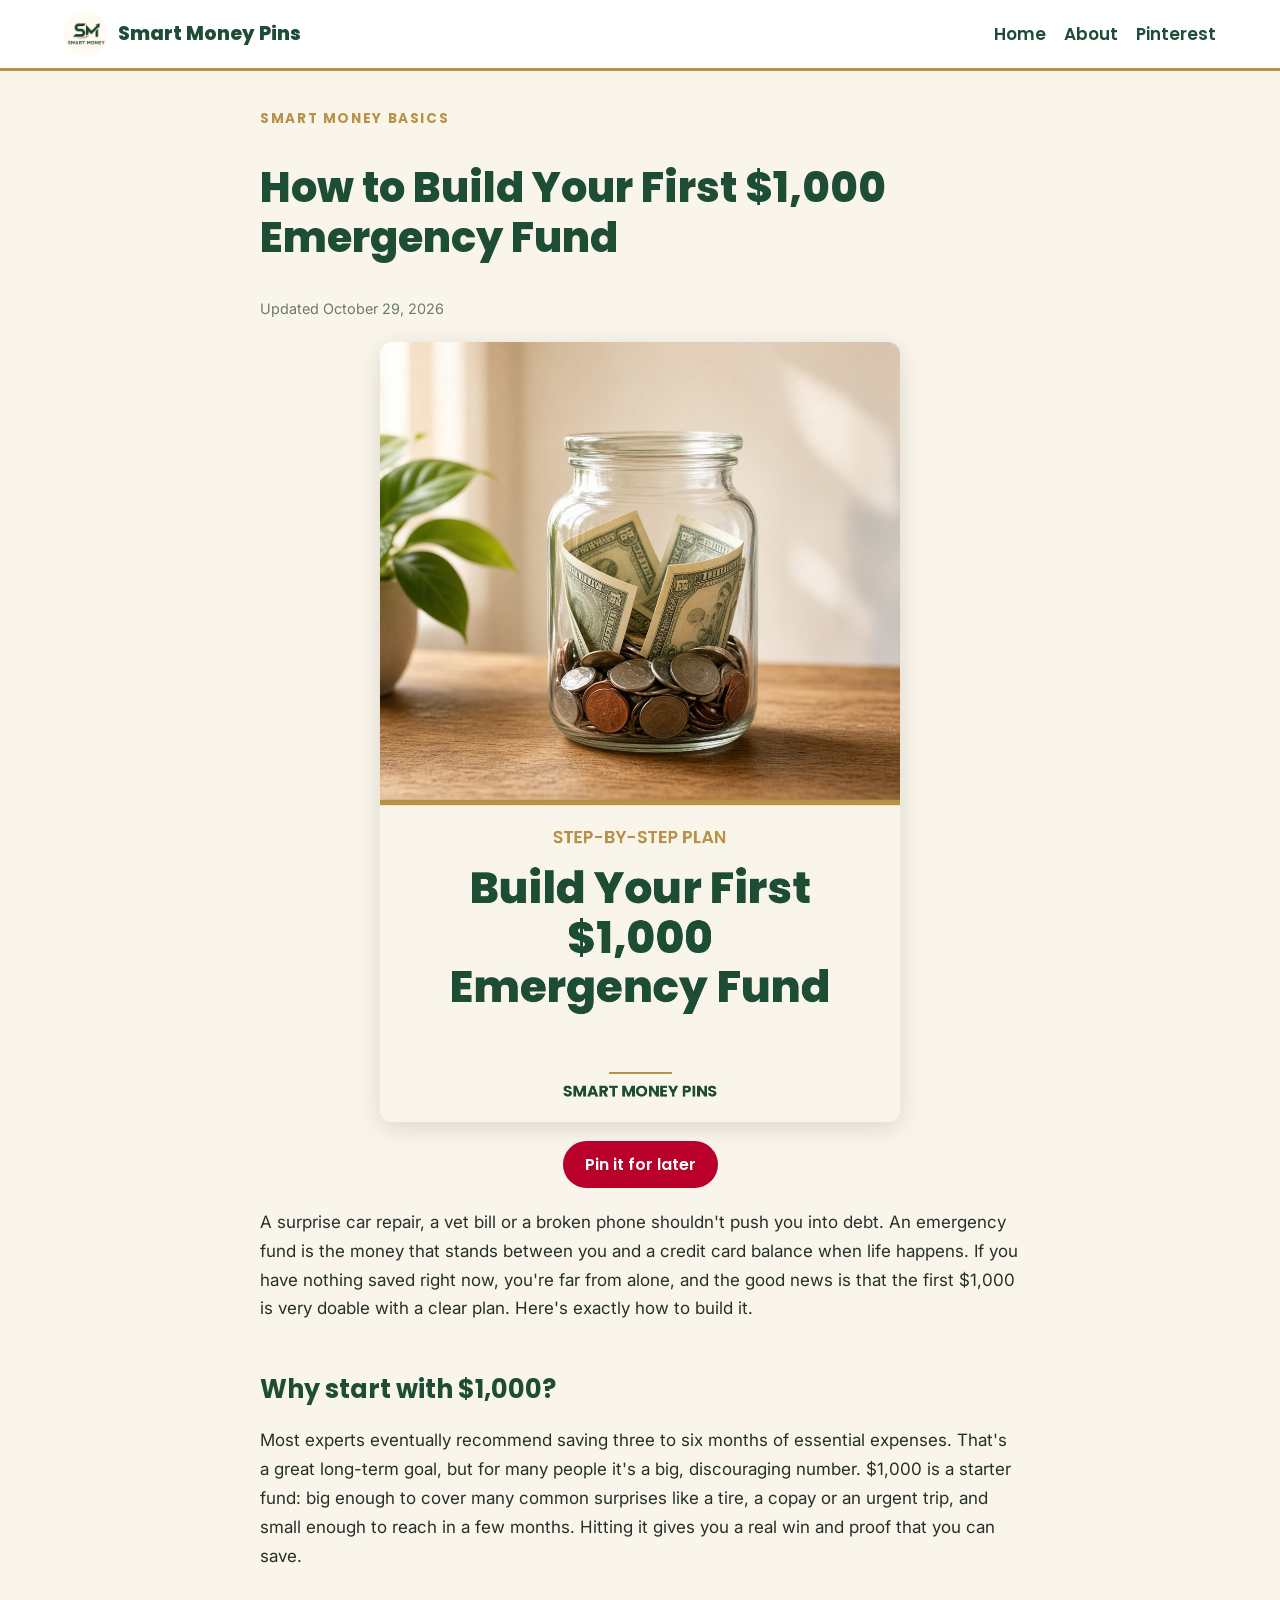
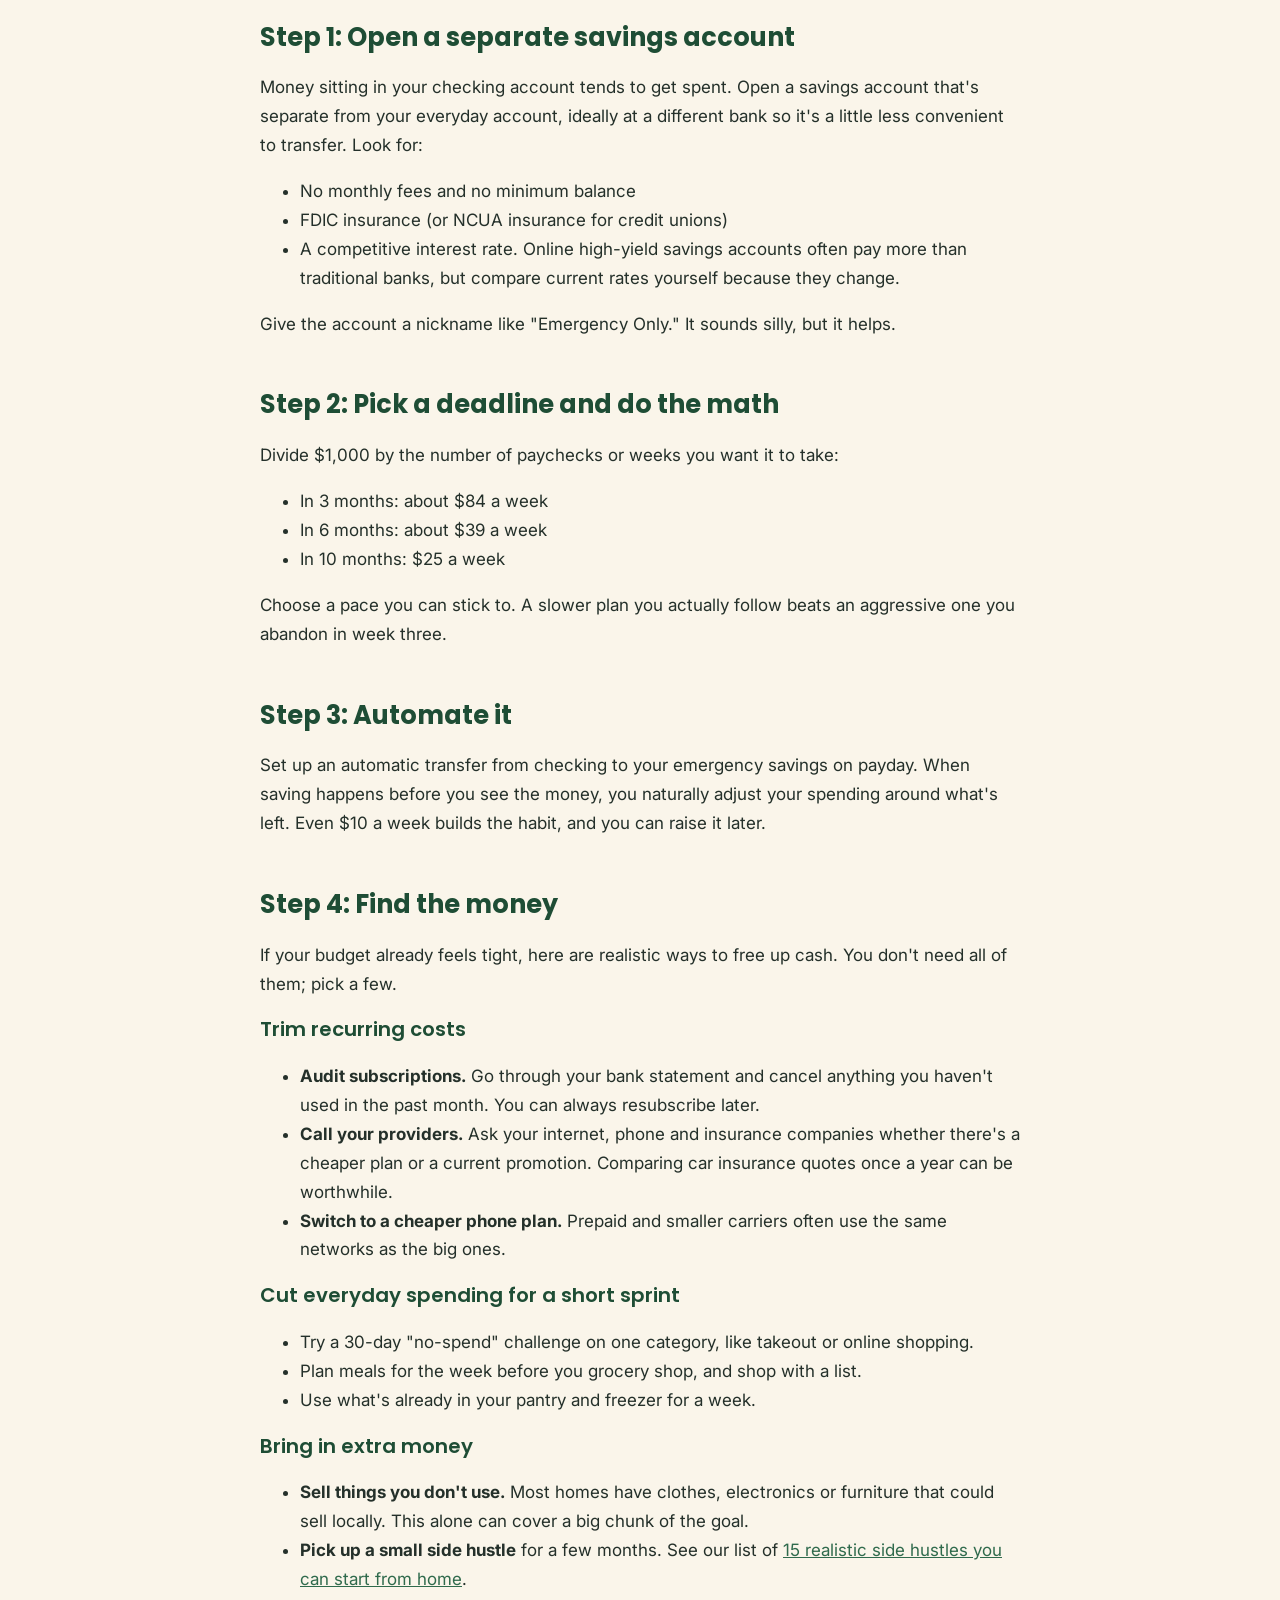
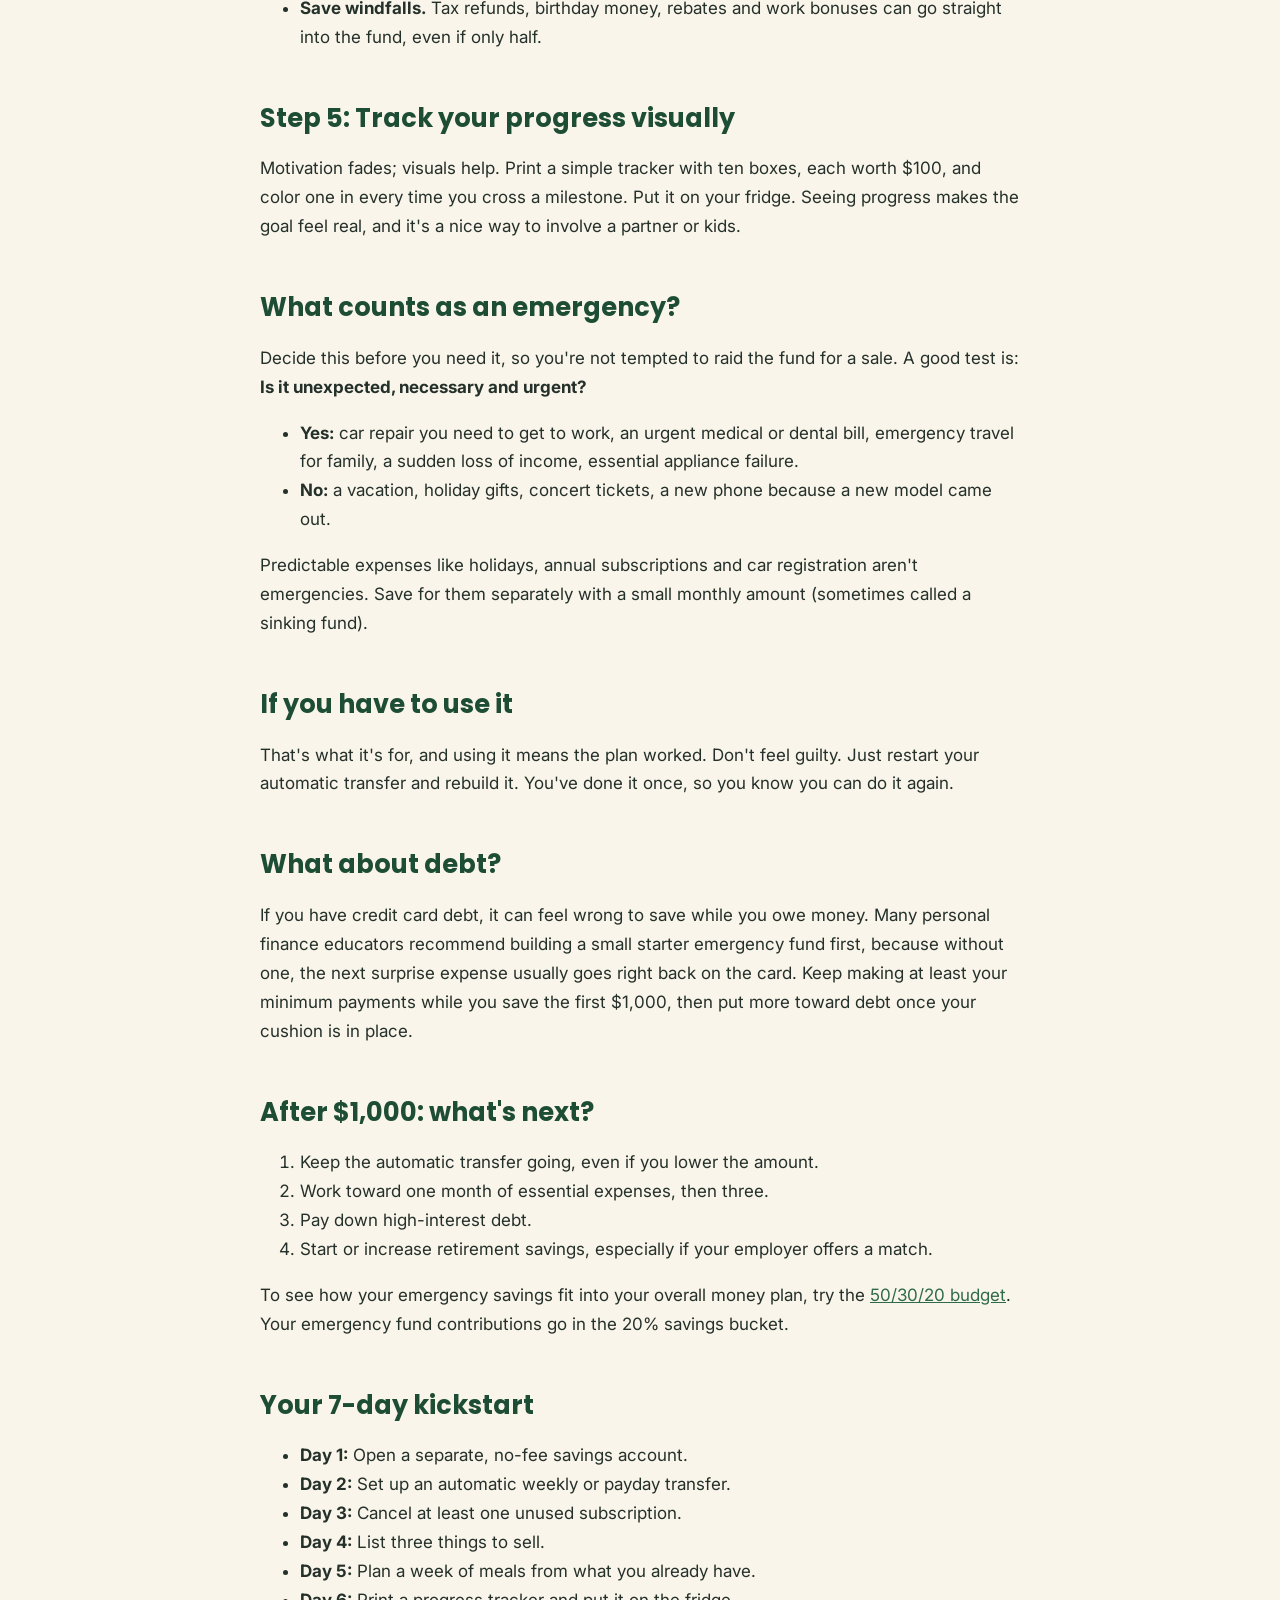
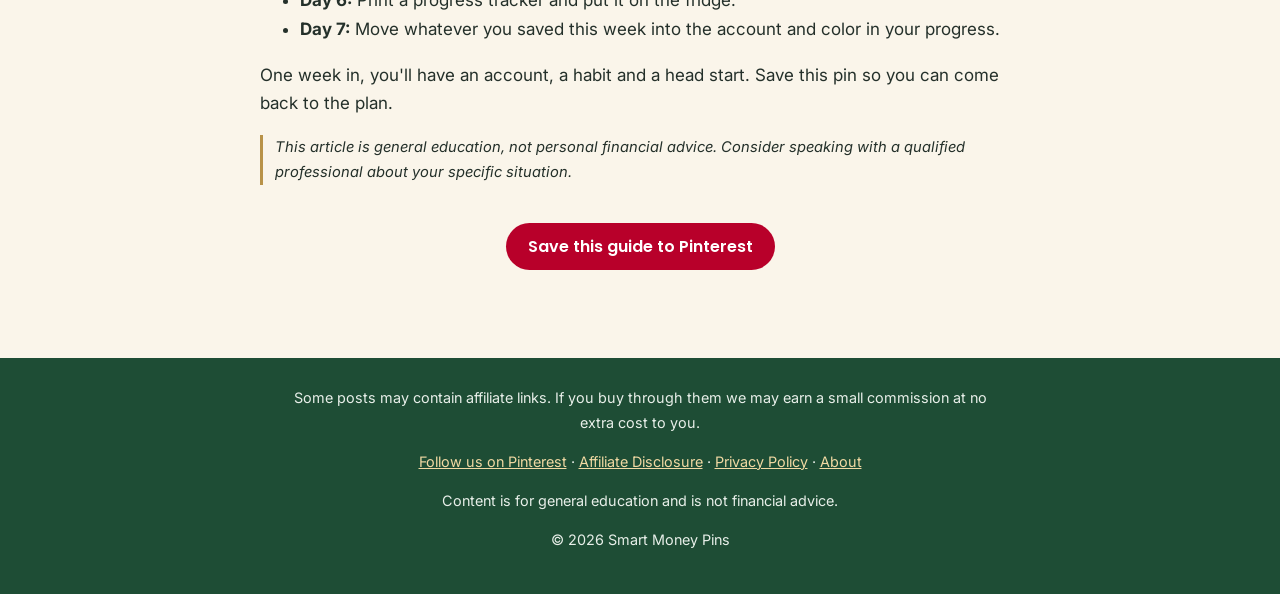
<file: posts/how-to-build-your-first-1000-emergency-fund.html>
<!doctype html><html lang="en"><head><meta charset="utf-8">
<meta name="viewport" content="width=device-width,initial-scale=1">
<title>How to Build Your First $1,000 Emergency Fund | Smart Money Pins</title><meta name="description" content="A beginner-friendly, step-by-step plan to save your first $1,000 emergency fund, even on a tight budget, plus where to keep it and when to use it.">
<link rel="canonical" href="https://morpheus1537.github.io/smartmoneypins/posts/how-to-build-your-first-1000-emergency-fund.html"><link rel="icon" href="../assets/favicon.png">
<meta property="og:type" content="article"><meta property="og:site_name" content="Smart Money Pins">
<meta property="og:title" content="How to Build Your First $1,000 Emergency Fund"><meta property="og:description" content="A beginner-friendly, step-by-step plan to save your first $1,000 emergency fund, even on a tight budget, plus where to keep it and when to use it.">
<meta property="og:url" content="https://morpheus1537.github.io/smartmoneypins/posts/how-to-build-your-first-1000-emergency-fund.html"><meta property="og:image" content="https://morpheus1537.github.io/smartmoneypins/assets/hero-emergency-fund.jpg">
<meta name="twitter:card" content="summary_large_image"><link rel="preconnect" href="https://fonts.googleapis.com"><link rel="preconnect" href="https://fonts.gstatic.com" crossorigin><link href="https://fonts.googleapis.com/css2?family=Poppins:wght@600;700;800&family=Inter:wght@400;600&display=swap" rel="stylesheet">
<link rel="stylesheet" href="../assets/style.css">
<script async defer data-pin-hover="true" data-pin-tall="true" src="https://assets.pinterest.com/js/pinit.js"></script>
</head><body><header class="site"><a class="brand" href="../index.html"><img src="../assets/logo.jpg" alt="Smart Money Pins logo" width="44" height="44"><span>Smart Money Pins</span></a>
<nav><a href="../index.html">Home</a><a href="../about.html">About</a><a href="https://www.pinterest.com/smartmoneypinsco/" target="_blank" rel="noopener">Pinterest</a></nav></header>
<main><article class="post"><p class="kicker">Smart Money Basics</p><h1>How to Build Your First $1,000 Emergency Fund</h1><p class="meta">Updated October 29, 2026</p>
<figure class="pinwrap"><img class="hero" src="../assets/hero-emergency-fund.jpg" alt="How to Build Your First $1,000 Emergency Fund" width="1000" height="1500" data-pin-description="How to Build Your First $1,000 Emergency Fund | Smart Money Pins" data-pin-url="https://morpheus1537.github.io/smartmoneypins/posts/how-to-build-your-first-1000-emergency-fund.html">
<figcaption><a class="btn pin" href="https://www.pinterest.com/pin/create/button/?url=https://morpheus1537.github.io/smartmoneypins/posts/how-to-build-your-first-1000-emergency-fund.html&amp;media=https://morpheus1537.github.io/smartmoneypins/assets/hero-emergency-fund.jpg&amp;description=How to Build Your First $1,000 Emergency Fund" target="_blank" rel="noopener">Pin it for later</a></figcaption></figure>

<p>A surprise car repair, a vet bill or a broken phone shouldn't push you into debt. An emergency fund is the money that stands between you and a credit card balance when life happens. If you have nothing saved right now, you're far from alone, and the good news is that the first $1,000 is very doable with a clear plan. Here's exactly how to build it.</p>

<h2>Why start with $1,000?</h2>
<p>Most experts eventually recommend saving three to six months of essential expenses. That's a great long-term goal, but for many people it's a big, discouraging number. $1,000 is a starter fund: big enough to cover many common surprises like a tire, a copay or an urgent trip, and small enough to reach in a few months. Hitting it gives you a real win and proof that you can save.</p>

<h2>Step 1: Open a separate savings account</h2>
<p>Money sitting in your checking account tends to get spent. Open a savings account that's separate from your everyday account, ideally at a different bank so it's a little less convenient to transfer. Look for:</p>
<ul>
<li>No monthly fees and no minimum balance</li>
<li>FDIC insurance (or NCUA insurance for credit unions)</li>
<li>A competitive interest rate. Online high-yield savings accounts often pay more than traditional banks, but compare current rates yourself because they change.</li>
</ul>
<p>Give the account a nickname like "Emergency Only." It sounds silly, but it helps.</p>

<h2>Step 2: Pick a deadline and do the math</h2>
<p>Divide $1,000 by the number of paychecks or weeks you want it to take:</p>
<ul>
<li>In 3 months: about $84 a week</li>
<li>In 6 months: about $39 a week</li>
<li>In 10 months: $25 a week</li>
</ul>
<p>Choose a pace you can stick to. A slower plan you actually follow beats an aggressive one you abandon in week three.</p>

<h2>Step 3: Automate it</h2>
<p>Set up an automatic transfer from checking to your emergency savings on payday. When saving happens before you see the money, you naturally adjust your spending around what's left. Even $10 a week builds the habit, and you can raise it later.</p>

<h2>Step 4: Find the money</h2>
<p>If your budget already feels tight, here are realistic ways to free up cash. You don't need all of them; pick a few.</p>
<h3>Trim recurring costs</h3>
<ul>
<li><strong>Audit subscriptions.</strong> Go through your bank statement and cancel anything you haven't used in the past month. You can always resubscribe later.</li>
<li><strong>Call your providers.</strong> Ask your internet, phone and insurance companies whether there's a cheaper plan or a current promotion. Comparing car insurance quotes once a year can be worthwhile.</li>
<li><strong>Switch to a cheaper phone plan.</strong> Prepaid and smaller carriers often use the same networks as the big ones.</li>
</ul>
<h3>Cut everyday spending for a short sprint</h3>
<ul>
<li>Try a 30-day "no-spend" challenge on one category, like takeout or online shopping.</li>
<li>Plan meals for the week before you grocery shop, and shop with a list.</li>
<li>Use what's already in your pantry and freezer for a week.</li>
</ul>
<h3>Bring in extra money</h3>
<ul>
<li><strong>Sell things you don't use.</strong> Most homes have clothes, electronics or furniture that could sell locally. This alone can cover a big chunk of the goal.</li>
<li><strong>Pick up a small side hustle</strong> for a few months. See our list of <a href="realistic-side-hustles-from-home.html">15 realistic side hustles you can start from home</a>.</li>
<li><strong>Save windfalls.</strong> Tax refunds, birthday money, rebates and work bonuses can go straight into the fund, even if only half.</li>
</ul>

<h2>Step 5: Track your progress visually</h2>
<p>Motivation fades; visuals help. Print a simple tracker with ten boxes, each worth $100, and color one in every time you cross a milestone. Put it on your fridge. Seeing progress makes the goal feel real, and it's a nice way to involve a partner or kids.</p>

<h2>What counts as an emergency?</h2>
<p>Decide this before you need it, so you're not tempted to raid the fund for a sale. A good test is: <strong>Is it unexpected, necessary and urgent?</strong></p>
<ul>
<li><strong>Yes:</strong> car repair you need to get to work, an urgent medical or dental bill, emergency travel for family, a sudden loss of income, essential appliance failure.</li>
<li><strong>No:</strong> a vacation, holiday gifts, concert tickets, a new phone because a new model came out.</li>
</ul>
<p>Predictable expenses like holidays, annual subscriptions and car registration aren't emergencies. Save for them separately with a small monthly amount (sometimes called a sinking fund).</p>

<h2>If you have to use it</h2>
<p>That's what it's for, and using it means the plan worked. Don't feel guilty. Just restart your automatic transfer and rebuild it. You've done it once, so you know you can do it again.</p>

<h2>What about debt?</h2>
<p>If you have credit card debt, it can feel wrong to save while you owe money. Many personal finance educators recommend building a small starter emergency fund first, because without one, the next surprise expense usually goes right back on the card. Keep making at least your minimum payments while you save the first $1,000, then put more toward debt once your cushion is in place.</p>

<h2>After $1,000: what's next?</h2>
<ol>
<li>Keep the automatic transfer going, even if you lower the amount.</li>
<li>Work toward one month of essential expenses, then three.</li>
<li>Pay down high-interest debt.</li>
<li>Start or increase retirement savings, especially if your employer offers a match.</li>
</ol>
<p>To see how your emergency savings fit into your overall money plan, try the <a href="50-30-20-budget-made-simple.html">50/30/20 budget</a>. Your emergency fund contributions go in the 20% savings bucket.</p>

<h2>Your 7-day kickstart</h2>
<ul>
<li><strong>Day 1:</strong> Open a separate, no-fee savings account.</li>
<li><strong>Day 2:</strong> Set up an automatic weekly or payday transfer.</li>
<li><strong>Day 3:</strong> Cancel at least one unused subscription.</li>
<li><strong>Day 4:</strong> List three things to sell.</li>
<li><strong>Day 5:</strong> Plan a week of meals from what you already have.</li>
<li><strong>Day 6:</strong> Print a progress tracker and put it on the fridge.</li>
<li><strong>Day 7:</strong> Move whatever you saved this week into the account and color in your progress.</li>
</ul>
<p>One week in, you'll have an account, a habit and a head start. Save this pin so you can come back to the plan.</p>
<p class="note"><em>This article is general education, not personal financial advice. Consider speaking with a qualified professional about your specific situation.</em></p>

<p class="pin-cta"><a class="btn pin" href="https://www.pinterest.com/pin/create/button/?url=https://morpheus1537.github.io/smartmoneypins/posts/how-to-build-your-first-1000-emergency-fund.html&amp;media=https://morpheus1537.github.io/smartmoneypins/assets/hero-emergency-fund.jpg&amp;description=How to Build Your First $1,000 Emergency Fund" target="_blank" rel="noopener">Save this guide to Pinterest</a></p></article></main>
<footer><p class="disc">Some posts may contain affiliate links. If you buy through them we may earn a small commission at no extra cost to you.</p><p><a href="https://www.pinterest.com/smartmoneypinsco/" target="_blank" rel="noopener">Follow us on Pinterest</a> · <a href="../affiliate-disclosure.html">Affiliate Disclosure</a> · <a href="../privacy.html">Privacy Policy</a> · <a href="../about.html">About</a></p>
<p>Content is for general education and is not financial advice.</p><p>&copy; 2026 Smart Money Pins</p></footer></body></html>
</file>
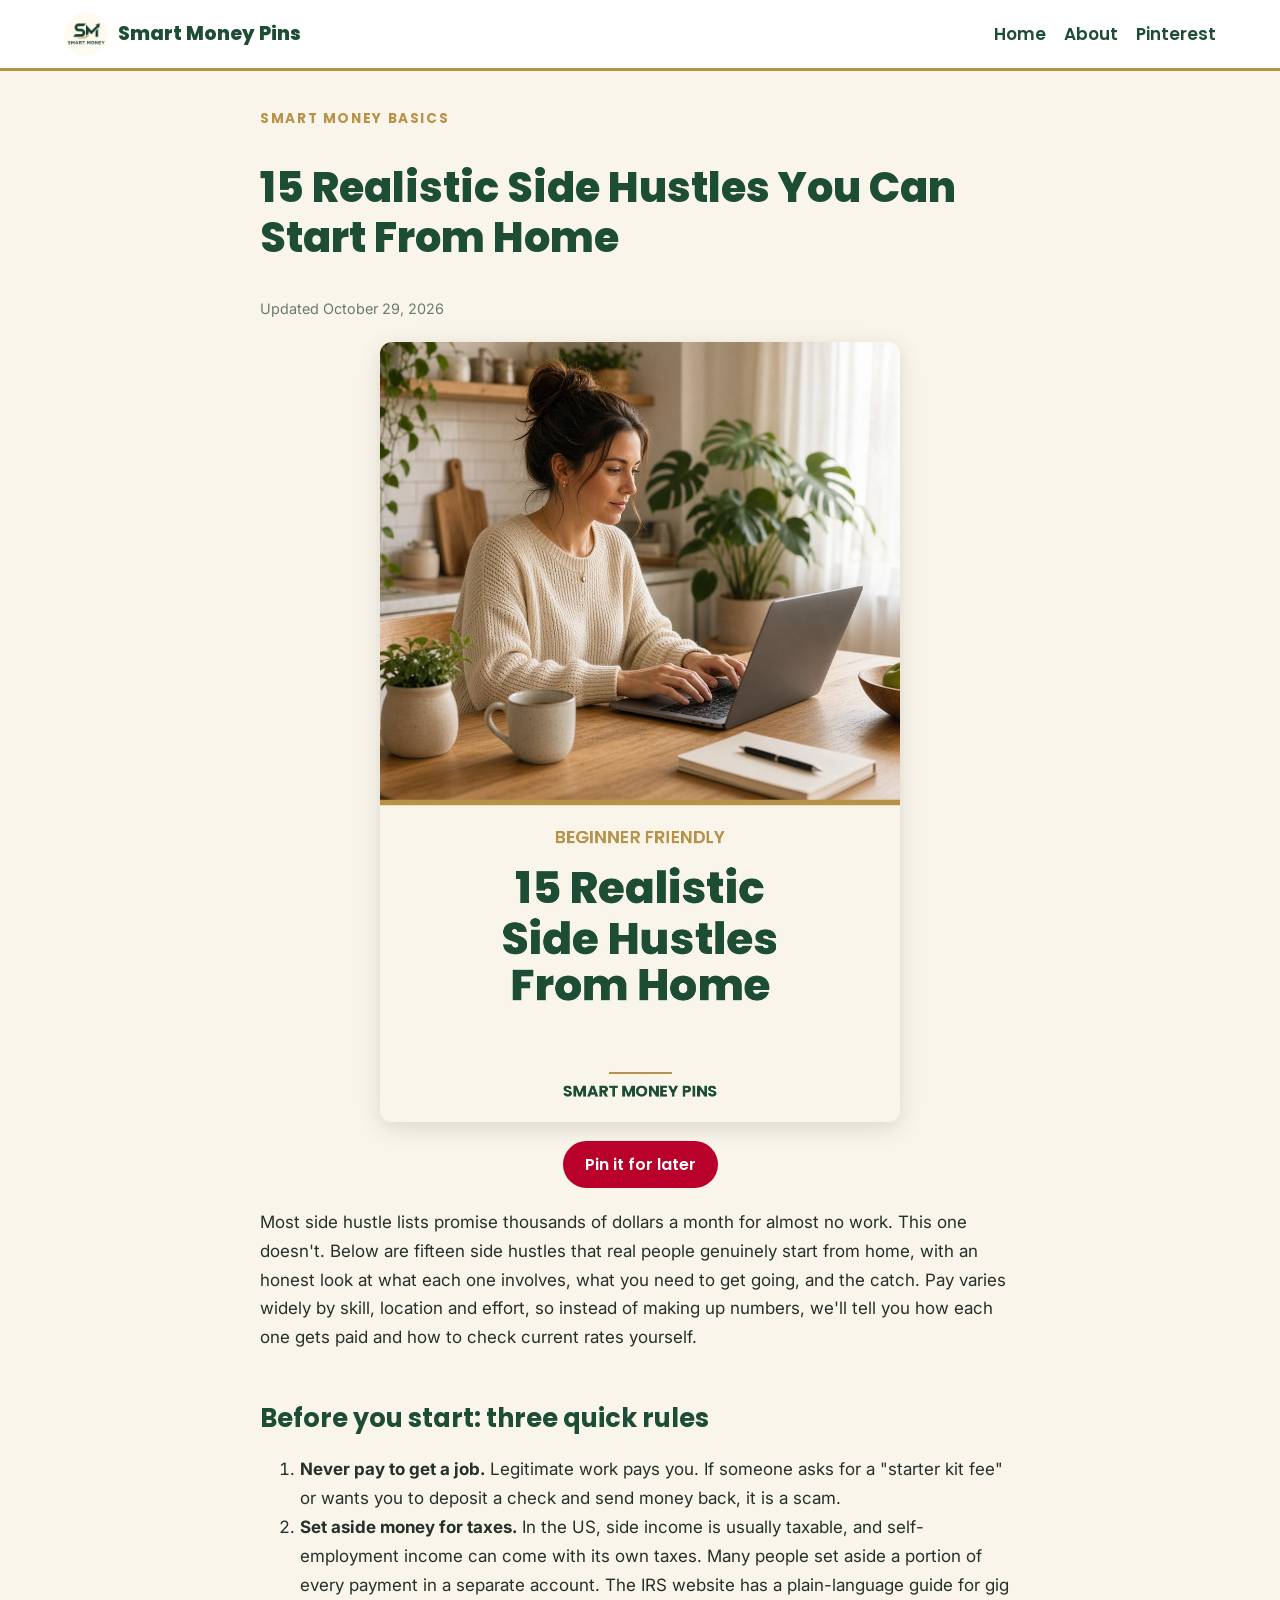
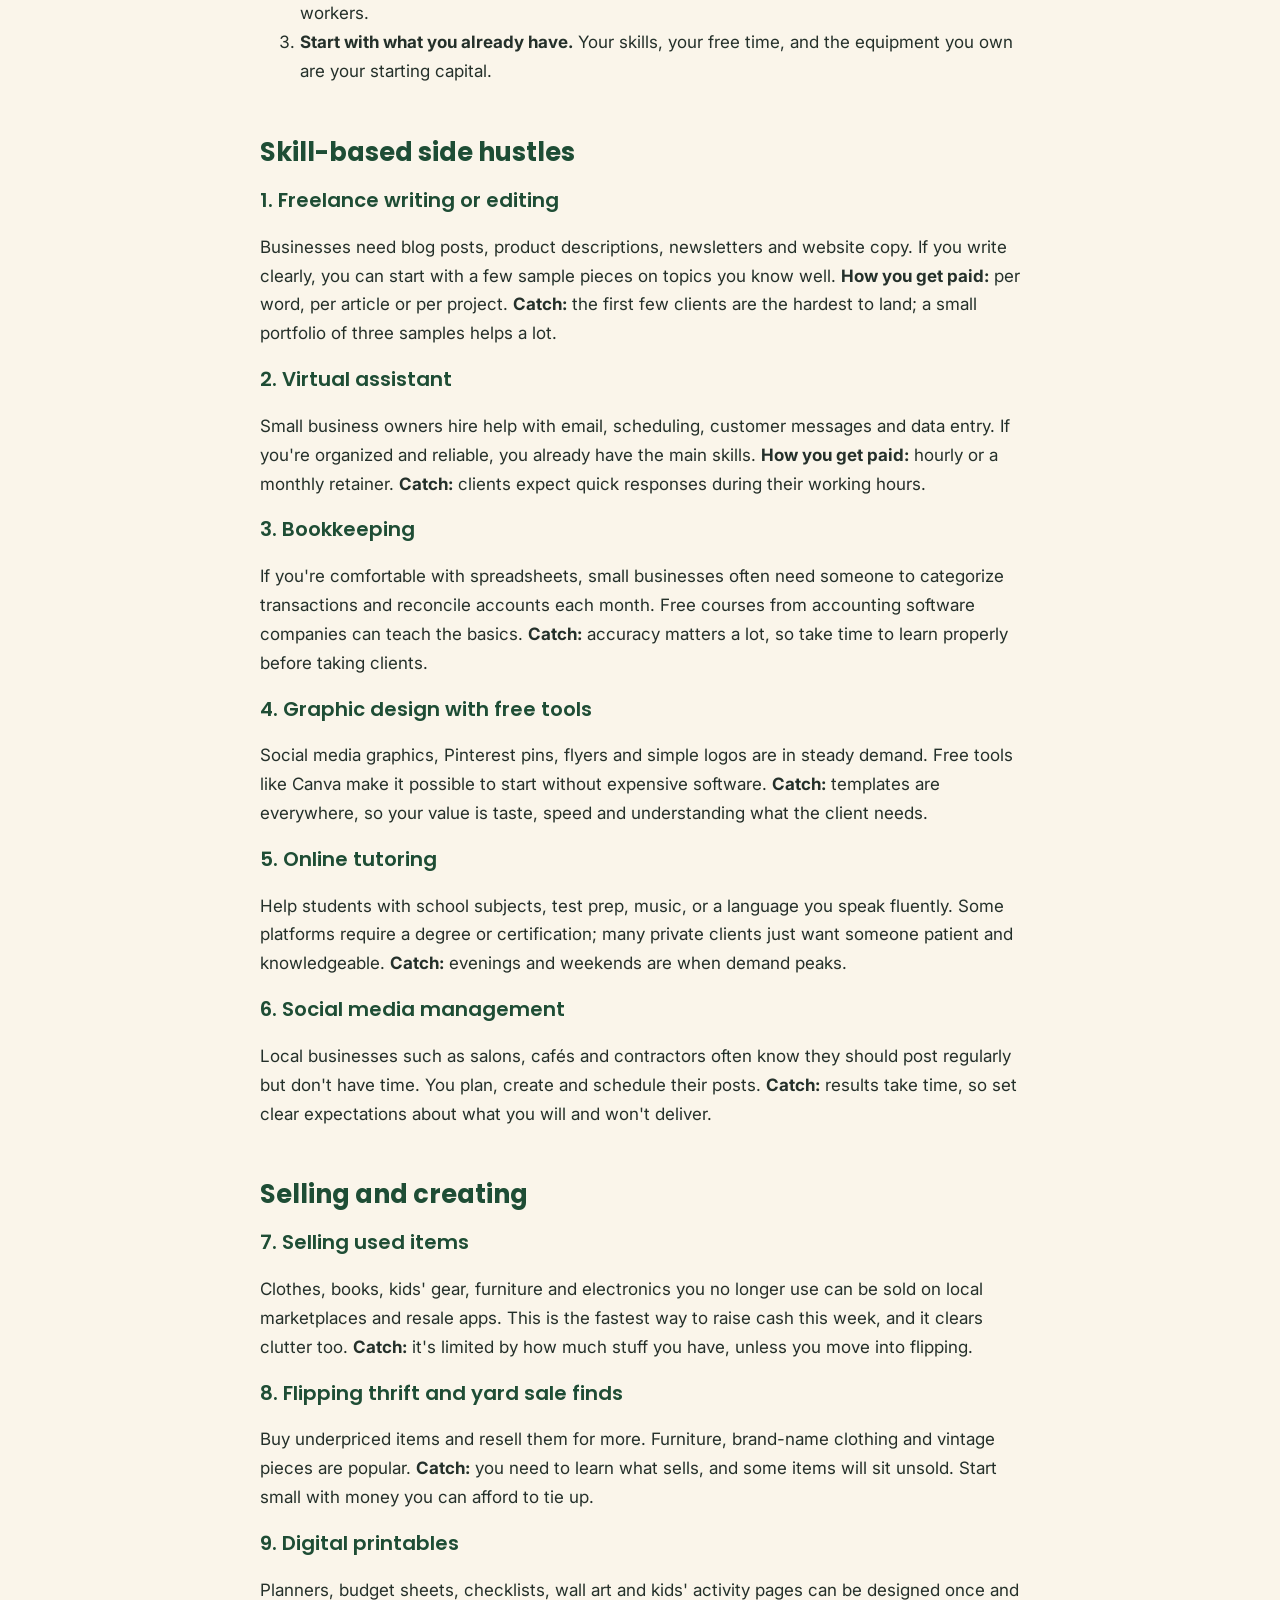
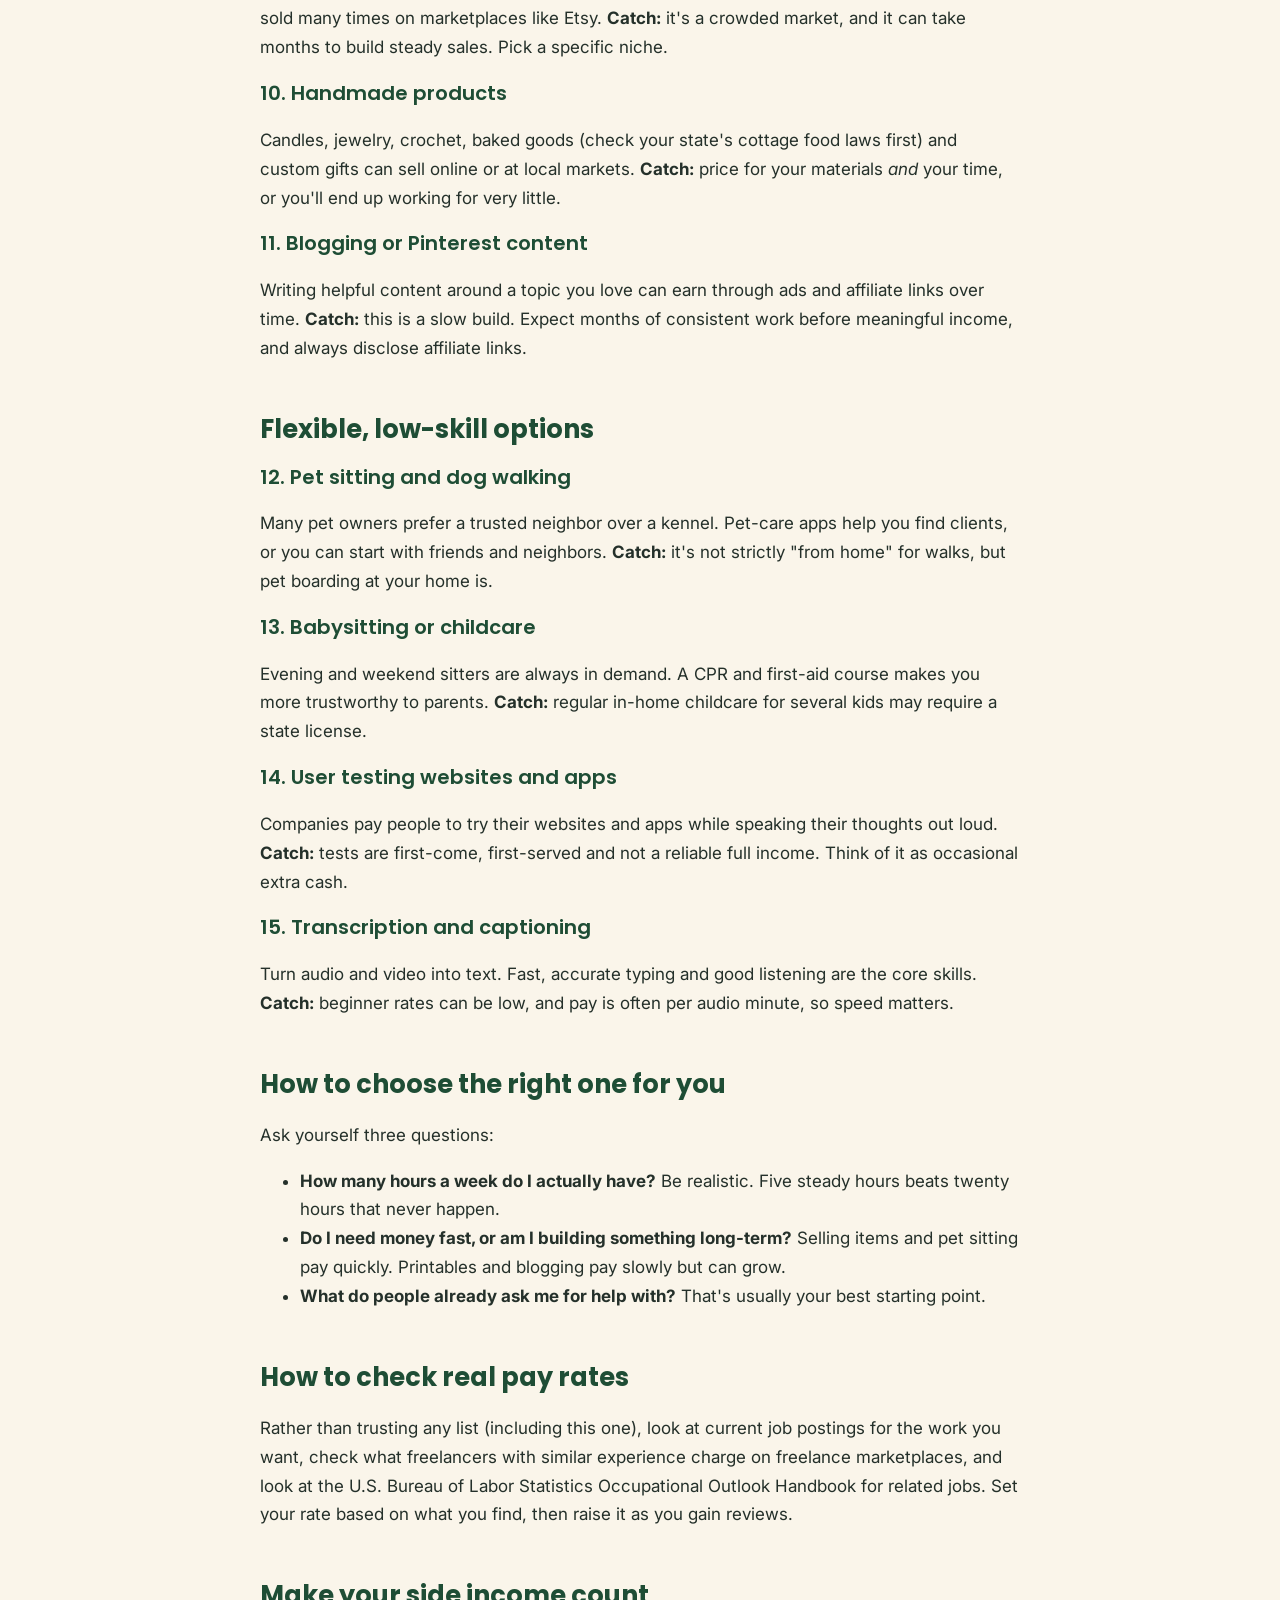
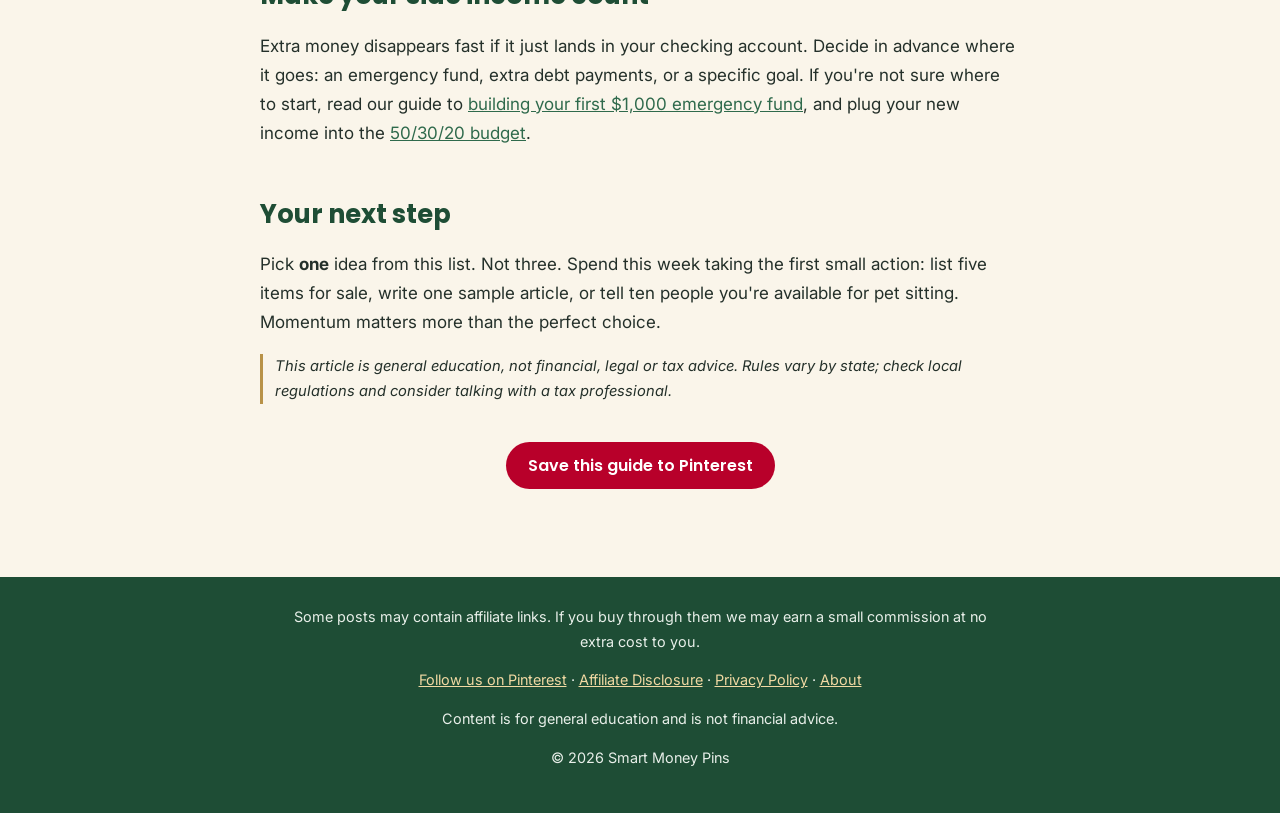
<file: posts/realistic-side-hustles-from-home.html>
<!doctype html><html lang="en"><head><meta charset="utf-8">
<meta name="viewport" content="width=device-width,initial-scale=1">
<title>15 Realistic Side Hustles You Can Start From Home | Smart Money Pins</title><meta name="description" content="Fifteen honest, beginner-friendly side hustles you can start from home, with what each involves, what you need to start, and the catch nobody mentions.">
<link rel="canonical" href="https://morpheus1537.github.io/smartmoneypins/posts/realistic-side-hustles-from-home.html"><link rel="icon" href="../assets/favicon.png">
<meta property="og:type" content="article"><meta property="og:site_name" content="Smart Money Pins">
<meta property="og:title" content="15 Realistic Side Hustles You Can Start From Home"><meta property="og:description" content="Fifteen honest, beginner-friendly side hustles you can start from home, with what each involves, what you need to start, and the catch nobody mentions.">
<meta property="og:url" content="https://morpheus1537.github.io/smartmoneypins/posts/realistic-side-hustles-from-home.html"><meta property="og:image" content="https://morpheus1537.github.io/smartmoneypins/assets/hero-side-hustles.jpg">
<meta name="twitter:card" content="summary_large_image"><link rel="preconnect" href="https://fonts.googleapis.com"><link rel="preconnect" href="https://fonts.gstatic.com" crossorigin><link href="https://fonts.googleapis.com/css2?family=Poppins:wght@600;700;800&family=Inter:wght@400;600&display=swap" rel="stylesheet">
<link rel="stylesheet" href="../assets/style.css">
<script async defer data-pin-hover="true" data-pin-tall="true" src="https://assets.pinterest.com/js/pinit.js"></script>
</head><body><header class="site"><a class="brand" href="../index.html"><img src="../assets/logo.jpg" alt="Smart Money Pins logo" width="44" height="44"><span>Smart Money Pins</span></a>
<nav><a href="../index.html">Home</a><a href="../about.html">About</a><a href="https://www.pinterest.com/smartmoneypinsco/" target="_blank" rel="noopener">Pinterest</a></nav></header>
<main><article class="post"><p class="kicker">Smart Money Basics</p><h1>15 Realistic Side Hustles You Can Start From Home</h1><p class="meta">Updated October 29, 2026</p>
<figure class="pinwrap"><img class="hero" src="../assets/hero-side-hustles.jpg" alt="15 Realistic Side Hustles You Can Start From Home" width="1000" height="1500" data-pin-description="15 Realistic Side Hustles You Can Start From Home | Smart Money Pins" data-pin-url="https://morpheus1537.github.io/smartmoneypins/posts/realistic-side-hustles-from-home.html">
<figcaption><a class="btn pin" href="https://www.pinterest.com/pin/create/button/?url=https://morpheus1537.github.io/smartmoneypins/posts/realistic-side-hustles-from-home.html&amp;media=https://morpheus1537.github.io/smartmoneypins/assets/hero-side-hustles.jpg&amp;description=15 Realistic Side Hustles You Can Start From Home" target="_blank" rel="noopener">Pin it for later</a></figcaption></figure>

<p>Most side hustle lists promise thousands of dollars a month for almost no work. This one doesn't. Below are fifteen side hustles that real people genuinely start from home, with an honest look at what each one involves, what you need to get going, and the catch. Pay varies widely by skill, location and effort, so instead of making up numbers, we'll tell you how each one gets paid and how to check current rates yourself.</p>

<h2>Before you start: three quick rules</h2>
<ol>
<li><strong>Never pay to get a job.</strong> Legitimate work pays you. If someone asks for a "starter kit fee" or wants you to deposit a check and send money back, it is a scam.</li>
<li><strong>Set aside money for taxes.</strong> In the US, side income is usually taxable, and self-employment income can come with its own taxes. Many people set aside a portion of every payment in a separate account. The IRS website has a plain-language guide for gig workers.</li>
<li><strong>Start with what you already have.</strong> Your skills, your free time, and the equipment you own are your starting capital.</li>
</ol>

<h2>Skill-based side hustles</h2>
<h3>1. Freelance writing or editing</h3>
<p>Businesses need blog posts, product descriptions, newsletters and website copy. If you write clearly, you can start with a few sample pieces on topics you know well. <strong>How you get paid:</strong> per word, per article or per project. <strong>Catch:</strong> the first few clients are the hardest to land; a small portfolio of three samples helps a lot.</p>
<h3>2. Virtual assistant</h3>
<p>Small business owners hire help with email, scheduling, customer messages and data entry. If you're organized and reliable, you already have the main skills. <strong>How you get paid:</strong> hourly or a monthly retainer. <strong>Catch:</strong> clients expect quick responses during their working hours.</p>
<h3>3. Bookkeeping</h3>
<p>If you're comfortable with spreadsheets, small businesses often need someone to categorize transactions and reconcile accounts each month. Free courses from accounting software companies can teach the basics. <strong>Catch:</strong> accuracy matters a lot, so take time to learn properly before taking clients.</p>
<h3>4. Graphic design with free tools</h3>
<p>Social media graphics, Pinterest pins, flyers and simple logos are in steady demand. Free tools like Canva make it possible to start without expensive software. <strong>Catch:</strong> templates are everywhere, so your value is taste, speed and understanding what the client needs.</p>
<h3>5. Online tutoring</h3>
<p>Help students with school subjects, test prep, music, or a language you speak fluently. Some platforms require a degree or certification; many private clients just want someone patient and knowledgeable. <strong>Catch:</strong> evenings and weekends are when demand peaks.</p>
<h3>6. Social media management</h3>
<p>Local businesses such as salons, cafés and contractors often know they should post regularly but don't have time. You plan, create and schedule their posts. <strong>Catch:</strong> results take time, so set clear expectations about what you will and won't deliver.</p>

<h2>Selling and creating</h2>
<h3>7. Selling used items</h3>
<p>Clothes, books, kids' gear, furniture and electronics you no longer use can be sold on local marketplaces and resale apps. This is the fastest way to raise cash this week, and it clears clutter too. <strong>Catch:</strong> it's limited by how much stuff you have, unless you move into flipping.</p>
<h3>8. Flipping thrift and yard sale finds</h3>
<p>Buy underpriced items and resell them for more. Furniture, brand-name clothing and vintage pieces are popular. <strong>Catch:</strong> you need to learn what sells, and some items will sit unsold. Start small with money you can afford to tie up.</p>
<h3>9. Digital printables</h3>
<p>Planners, budget sheets, checklists, wall art and kids' activity pages can be designed once and sold many times on marketplaces like Etsy. <strong>Catch:</strong> it's a crowded market, and it can take months to build steady sales. Pick a specific niche.</p>
<h3>10. Handmade products</h3>
<p>Candles, jewelry, crochet, baked goods (check your state's cottage food laws first) and custom gifts can sell online or at local markets. <strong>Catch:</strong> price for your materials <em>and</em> your time, or you'll end up working for very little.</p>
<h3>11. Blogging or Pinterest content</h3>
<p>Writing helpful content around a topic you love can earn through ads and affiliate links over time. <strong>Catch:</strong> this is a slow build. Expect months of consistent work before meaningful income, and always disclose affiliate links.</p>

<h2>Flexible, low-skill options</h2>
<h3>12. Pet sitting and dog walking</h3>
<p>Many pet owners prefer a trusted neighbor over a kennel. Pet-care apps help you find clients, or you can start with friends and neighbors. <strong>Catch:</strong> it's not strictly "from home" for walks, but pet boarding at your home is.</p>
<h3>13. Babysitting or childcare</h3>
<p>Evening and weekend sitters are always in demand. A CPR and first-aid course makes you more trustworthy to parents. <strong>Catch:</strong> regular in-home childcare for several kids may require a state license.</p>
<h3>14. User testing websites and apps</h3>
<p>Companies pay people to try their websites and apps while speaking their thoughts out loud. <strong>Catch:</strong> tests are first-come, first-served and not a reliable full income. Think of it as occasional extra cash.</p>
<h3>15. Transcription and captioning</h3>
<p>Turn audio and video into text. Fast, accurate typing and good listening are the core skills. <strong>Catch:</strong> beginner rates can be low, and pay is often per audio minute, so speed matters.</p>

<h2>How to choose the right one for you</h2>
<p>Ask yourself three questions:</p>
<ul>
<li><strong>How many hours a week do I actually have?</strong> Be realistic. Five steady hours beats twenty hours that never happen.</li>
<li><strong>Do I need money fast, or am I building something long-term?</strong> Selling items and pet sitting pay quickly. Printables and blogging pay slowly but can grow.</li>
<li><strong>What do people already ask me for help with?</strong> That's usually your best starting point.</li>
</ul>

<h2>How to check real pay rates</h2>
<p>Rather than trusting any list (including this one), look at current job postings for the work you want, check what freelancers with similar experience charge on freelance marketplaces, and look at the U.S. Bureau of Labor Statistics Occupational Outlook Handbook for related jobs. Set your rate based on what you find, then raise it as you gain reviews.</p>

<h2>Make your side income count</h2>
<p>Extra money disappears fast if it just lands in your checking account. Decide in advance where it goes: an emergency fund, extra debt payments, or a specific goal. If you're not sure where to start, read our guide to <a href="how-to-build-your-first-1000-emergency-fund.html">building your first $1,000 emergency fund</a>, and plug your new income into the <a href="50-30-20-budget-made-simple.html">50/30/20 budget</a>.</p>

<h2>Your next step</h2>
<p>Pick <strong>one</strong> idea from this list. Not three. Spend this week taking the first small action: list five items for sale, write one sample article, or tell ten people you're available for pet sitting. Momentum matters more than the perfect choice.</p>
<p class="note"><em>This article is general education, not financial, legal or tax advice. Rules vary by state; check local regulations and consider talking with a tax professional.</em></p>

<p class="pin-cta"><a class="btn pin" href="https://www.pinterest.com/pin/create/button/?url=https://morpheus1537.github.io/smartmoneypins/posts/realistic-side-hustles-from-home.html&amp;media=https://morpheus1537.github.io/smartmoneypins/assets/hero-side-hustles.jpg&amp;description=15 Realistic Side Hustles You Can Start From Home" target="_blank" rel="noopener">Save this guide to Pinterest</a></p></article></main>
<footer><p class="disc">Some posts may contain affiliate links. If you buy through them we may earn a small commission at no extra cost to you.</p><p><a href="https://www.pinterest.com/smartmoneypinsco/" target="_blank" rel="noopener">Follow us on Pinterest</a> · <a href="../affiliate-disclosure.html">Affiliate Disclosure</a> · <a href="../privacy.html">Privacy Policy</a> · <a href="../about.html">About</a></p>
<p>Content is for general education and is not financial advice.</p><p>&copy; 2026 Smart Money Pins</p></footer></body></html>
</file>
<file: assets/style.css>
:root{--g:#1E4D35;--g2:#2f6a4c;--gold:#B89248;--cream:#FAF5EA;--ink:#24302a;--line:#e6dcc6}
*{box-sizing:border-box}body{margin:0;background:var(--cream);color:var(--ink);font:17px/1.7 Inter,system-ui,-apple-system,Segoe UI,sans-serif}
h1,h2,h3,.brand span{font-family:Poppins,system-ui,sans-serif;color:var(--g);line-height:1.2}h1{font-weight:800;font-size:clamp(1.8rem,4.5vw,2.6rem)}h2{font-weight:700;margin-top:2em}h3{font-weight:600}
a{color:var(--g2)}header.site{display:flex;justify-content:space-between;align-items:center;flex-wrap:wrap;gap:10px;padding:12px 5vw;background:#fff;border-bottom:3px solid var(--gold);position:sticky;top:0;z-index:5}
.brand{display:flex;align-items:center;gap:10px;text-decoration:none}.brand img{border-radius:50%}.brand span{font-weight:800;font-size:1.2rem}
nav a{margin-left:18px;text-decoration:none;font-family:Poppins;font-weight:600;color:var(--g)}nav a:hover{color:var(--gold)}
main{max-width:1100px;margin:0 auto;padding:24px 5vw 60px}.intro{text-align:center;max-width:720px;margin:20px auto 10px}.intro img{border-radius:50%}
.sec{text-align:center;border-top:1px solid var(--line);padding-top:1.2em}.grid{display:grid;grid-template-columns:repeat(auto-fill,minmax(280px,1fr));gap:24px}
.card{background:#fff;border-radius:14px;overflow:hidden;text-decoration:none;color:inherit;box-shadow:0 2px 12px rgba(30,77,53,.08);transition:transform .2s}.card:hover{transform:translateY(-4px)}
.card img{width:100%;height:auto;display:block}.card div{padding:14px 18px}.card h3{margin:.2em 0}.card p{font-size:.92rem;margin:.4em 0}
.post{max-width:760px;margin:0 auto}.kicker{color:var(--gold);font:700 .85rem Poppins;letter-spacing:.12em;text-transform:uppercase;margin-bottom:0}.meta{color:#6b7a70;font-size:.9rem}
.pinwrap{margin:20px auto;max-width:520px;text-align:center}.hero{width:100%;height:auto;border-radius:12px;box-shadow:0 6px 24px rgba(0,0,0,.12)}
.btn{display:inline-block;background:var(--g);color:#fff;padding:11px 22px;border-radius:999px;text-decoration:none;font:600 1rem Poppins;border:0;cursor:pointer}.btn:hover{background:var(--gold)}.btn.pin{background:#b8002a;margin-top:10px}
.cta,.pin-cta{text-align:center;margin:28px 0}.note{border-left:3px solid var(--gold);padding-left:12px;font-size:.92rem}
footer{background:var(--g);color:#e8efe9;text-align:center;padding:28px 5vw;font-size:.9rem}footer a{color:#f1d9a3}.disc{max-width:720px;margin:0 auto 8px}
.ws{width:100%;border-collapse:collapse;margin:8px 0}.ws th,.ws td{border:1px solid #bbb;padding:8px;text-align:left;height:34px}.ws th{background:#eef3ef}
@media print{header,footer,.noprint{display:none}body{background:#fff;font-size:12px}main{padding:0}h2{margin-top:.8em}}
</file>
